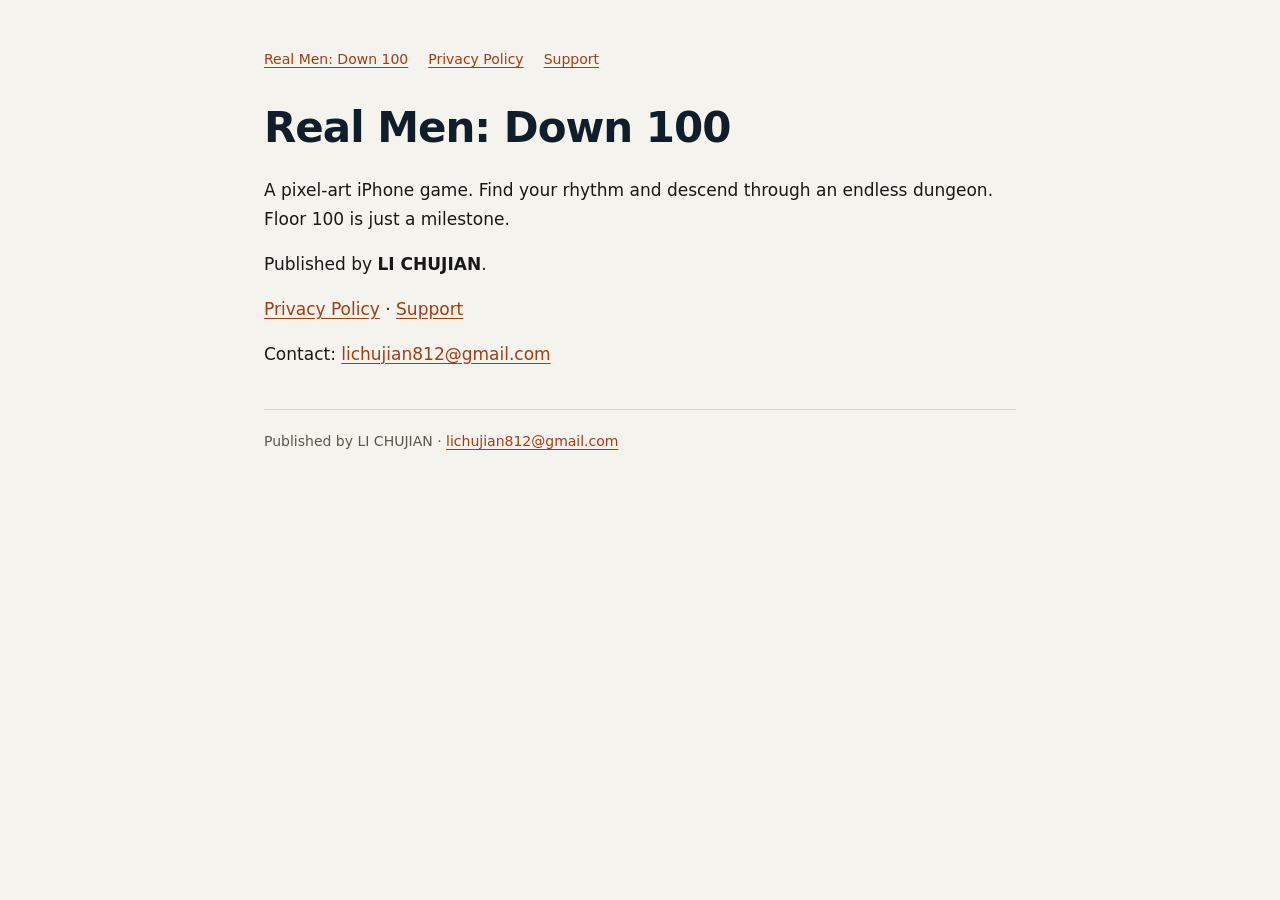
<file: index.html>
<!doctype html>
<html lang="en"><head><meta charset="utf-8"><meta name="viewport" content="width=device-width,initial-scale=1"><meta name="description" content="Real Men: Down 100 for Real Men: Down 100, published by LI CHUJIAN."><title>Real Men: Down 100 | Real Men: Down 100</title><style>*{box-sizing:border-box}body{margin:0;background:#f5f3ed;color:#171816;font:17px/1.7 system-ui,-apple-system,BlinkMacSystemFont,"Segoe UI",sans-serif}main{max-width:800px;margin:0 auto;padding:48px 24px 64px}nav{display:flex;gap:20px;flex-wrap:wrap;font-size:14px;margin-bottom:32px}a{color:#a43c16;text-underline-offset:3px;overflow-wrap:anywhere}h1{font-size:clamp(30px,7vw,42px);line-height:1.15;color:#101e2c;margin:0 0 24px;letter-spacing:-1px}h2{font-size:22px;line-height:1.3;margin:32px 0 12px}p{margin:0 0 16px}footer{border-top:1px solid #d8d4cb;padding-top:20px;margin-top:40px;font-size:14px;color:#57594f}@media(max-width:480px){main{padding:28px 20px 40px}}</style></head><body><main><nav aria-label="Information"><a href="index.html">Real Men: Down 100</a><a href="privacy.html">Privacy Policy</a><a href="support.html">Support</a></nav>
<h1>Real Men: Down 100</h1>
<p>A pixel-art iPhone game. Find your rhythm and descend through an endless dungeon. Floor 100 is just a milestone.</p>
<p>Published by <strong>LI CHUJIAN</strong>.</p>
<p><a href="privacy.html">Privacy Policy</a> · <a href="support.html">Support</a></p>
<p>Contact: <a href="mailto:lichujian812@gmail.com">lichujian812@gmail.com</a></p>
<footer>Published by LI CHUJIAN · <a href="mailto:lichujian812@gmail.com">lichujian812@gmail.com</a></footer></main></body></html>
</file>
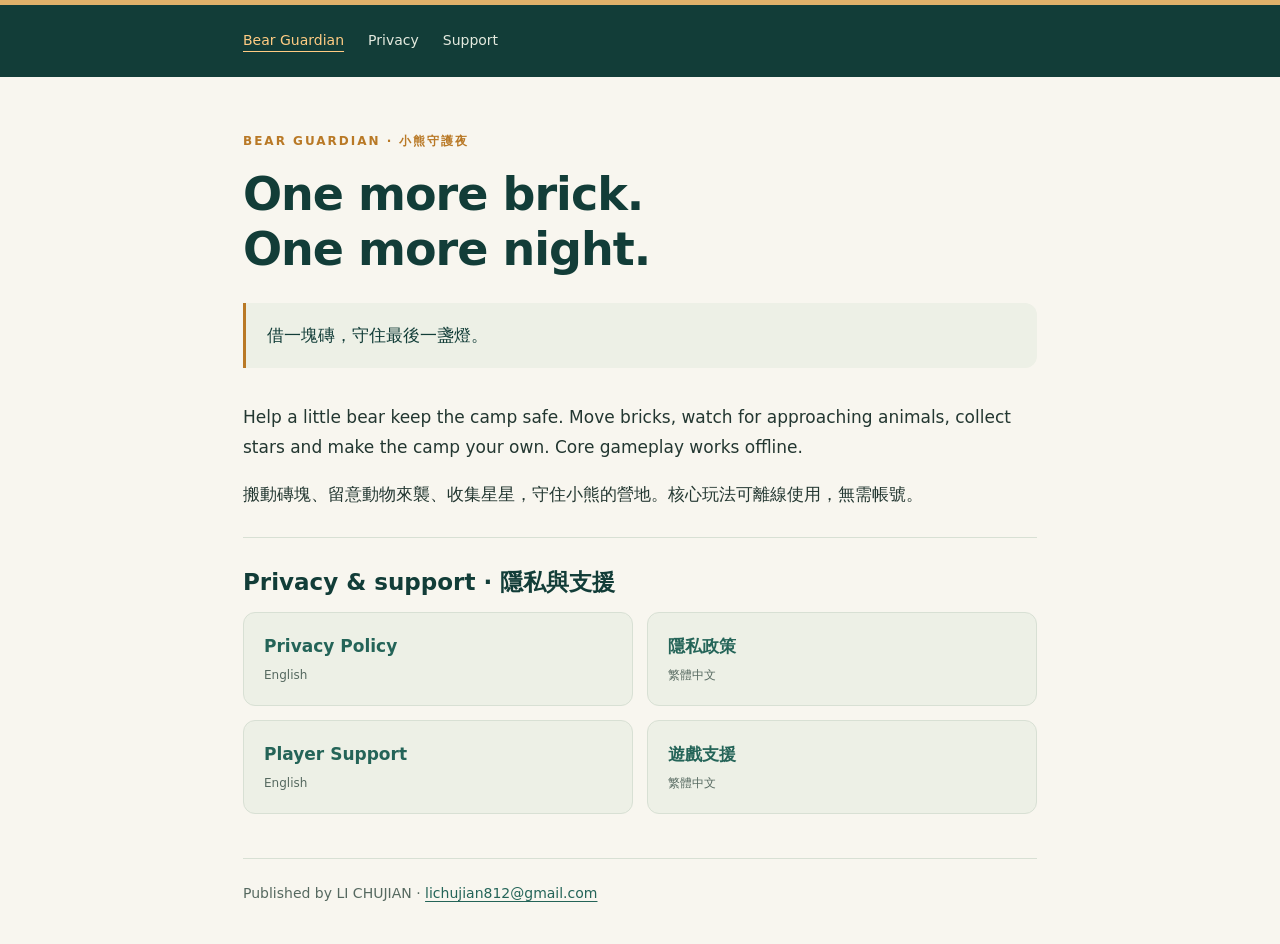
<file: bear-guardian/index.html>
<!doctype html>
<html lang="en">
<head>
  <meta charset="utf-8">
  <meta name="viewport" content="width=device-width,initial-scale=1">
  <meta name="description" content="Bear Guardian · 小熊守護夜 — Official information for Bear Guardian, published by LI CHUJIAN.">
  <title>Bear Guardian · 小熊守護夜 · Bear Guardian</title>
  <link rel="stylesheet" href="site.css">
</head>
<body>
  <a class="skip" href="#content">Skip to content</a>
  <header><nav aria-label="Information"><a href="index.html" aria-current="page">Bear Guardian</a><a href="privacy.html">Privacy</a><a href="support.html">Support</a></nav></header>
  <main id="content">
<p class="eyebrow">BEAR GUARDIAN · 小熊守護夜</p>
    <h1>One more brick.<br>One more night.</h1>
    <p class="summary">借一塊磚，守住最後一盞燈。</p>
    <p>Help a little bear keep the camp safe. Move bricks, watch for approaching animals, collect stars and make the camp your own. Core gameplay works offline.</p>
    <p lang="zh-Hant">搬動磚塊、留意動物來襲、收集星星，守住小熊的營地。核心玩法可離線使用，無需帳號。</p>
    <section><h2>Privacy &amp; support · 隱私與支援</h2>
      <div class="cards"><a href="privacy.html">Privacy Policy<span>English</span></a><a href="privacy-zh-Hant.html" lang="zh-Hant">隱私政策<span>繁體中文</span></a><a href="support.html">Player Support<span>English</span></a><a href="support-zh-Hant.html" lang="zh-Hant">遊戲支援<span>繁體中文</span></a></div>
    </section>
  </main>
  <footer>Published by LI CHUJIAN · <a href="mailto:lichujian812@gmail.com">lichujian812@gmail.com</a></footer>
</body>
</html>
</file>
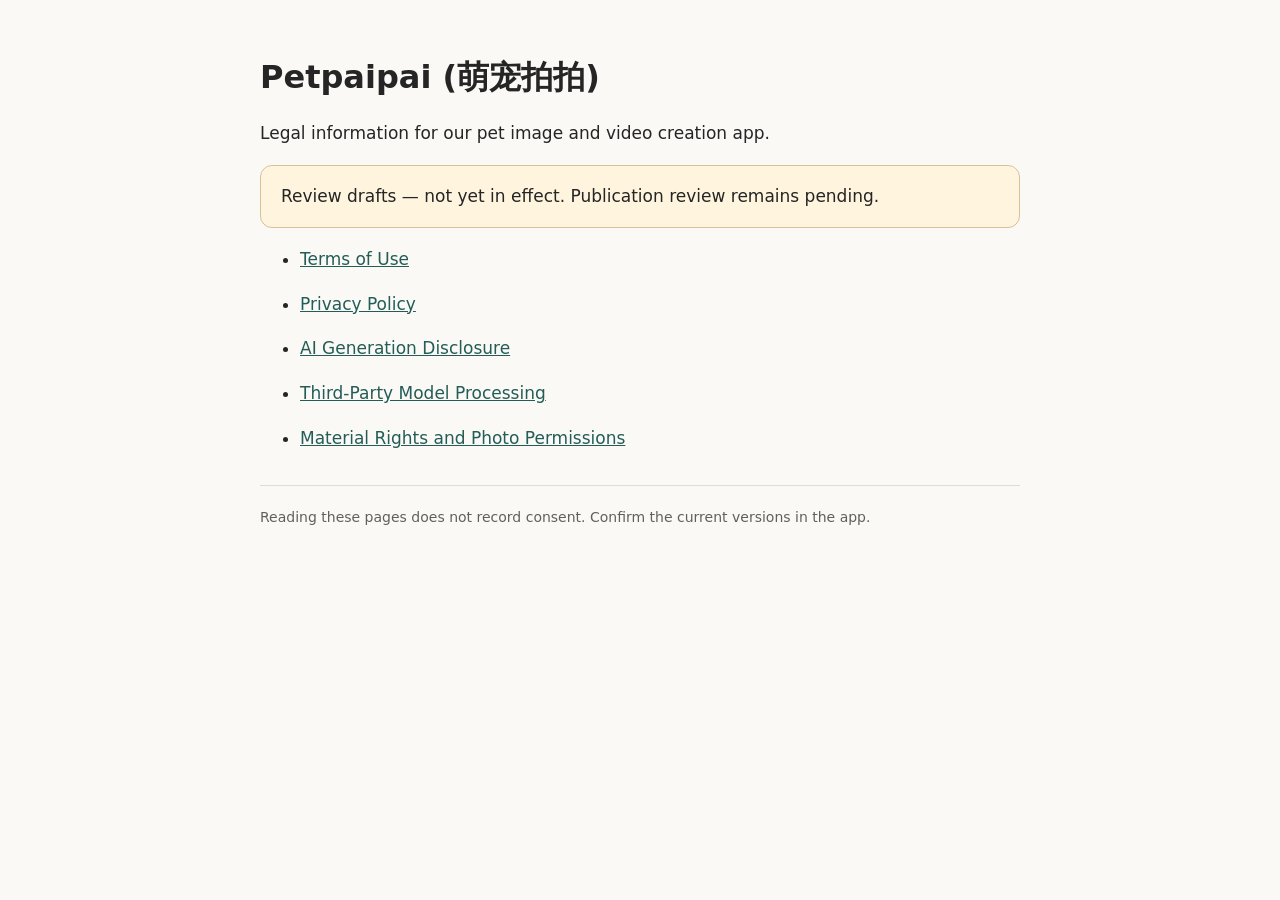
<file: petpaipai/index.html>
<!doctype html>
<html lang="en"><head><meta charset="utf-8"><meta name="viewport" content="width=device-width, initial-scale=1"><meta name="referrer" content="no-referrer"><title>Petpaipai — Legal information</title>
<style>body{margin:0;background:#faf9f6;color:#252525;font:17px/1.7 system-ui,sans-serif}main{max-width:760px;margin:auto;padding:36px 24px 64px}h1{font-size:32px;line-height:1.25}a{color:#245d57}li{margin:16px 0}aside{padding:16px 20px;border:1px solid #d6c297;border-radius:12px;background:#fff5df}footer{border-top:1px solid #ddd;margin-top:32px;padding-top:20px;color:#606060;font-size:14px}</style></head>
<body><main><h1>Petpaipai (萌宠拍拍)</h1><p>Legal information for our pet image and video creation app.</p><aside>Review drafts — not yet in effect. Publication review remains pending.</aside><ul><li><a href="terms.html">Terms of Use</a></li><li><a href="privacy.html">Privacy Policy</a></li><li><a href="ai.html">AI Generation Disclosure</a></li><li><a href="processor.html">Third-Party Model Processing</a></li><li><a href="materials.html">Material Rights and Photo Permissions</a></li></ul><footer>Reading these pages does not record consent. Confirm the current versions in the app.</footer></main></body></html>
</file>
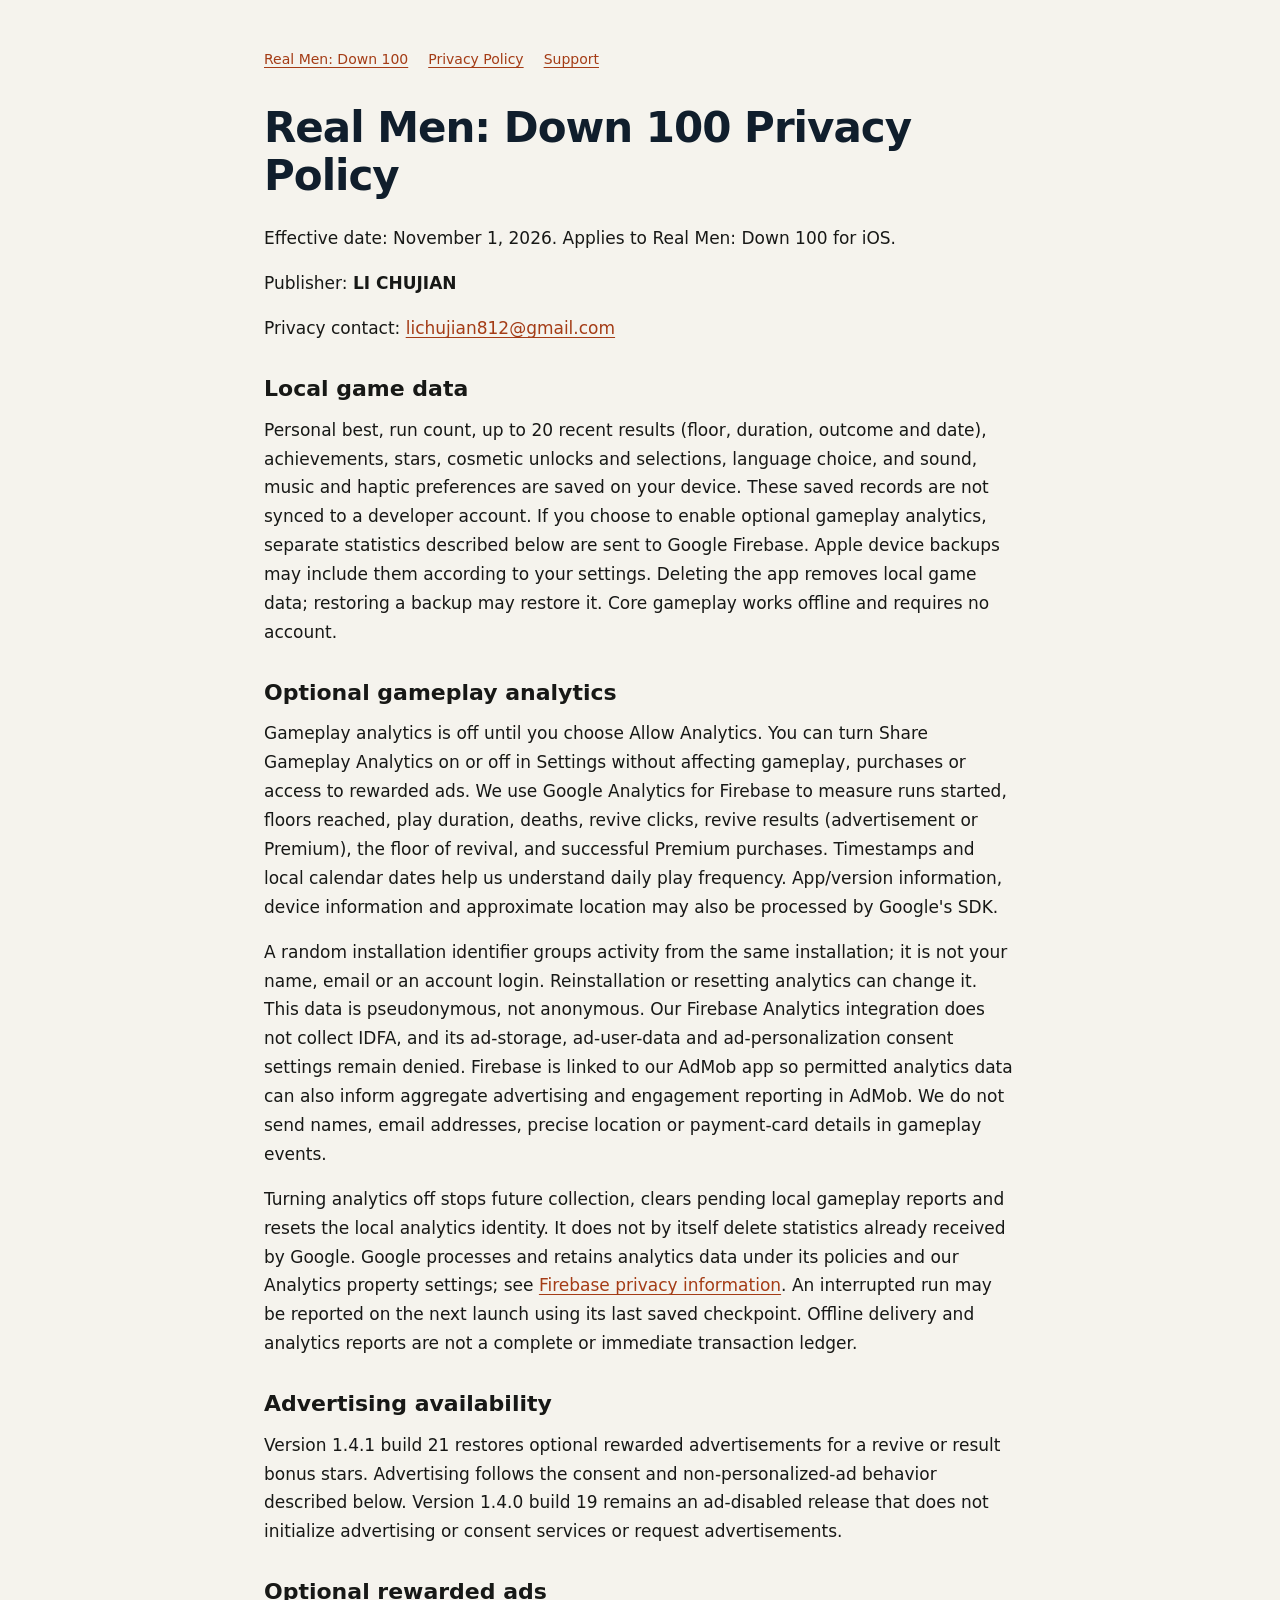
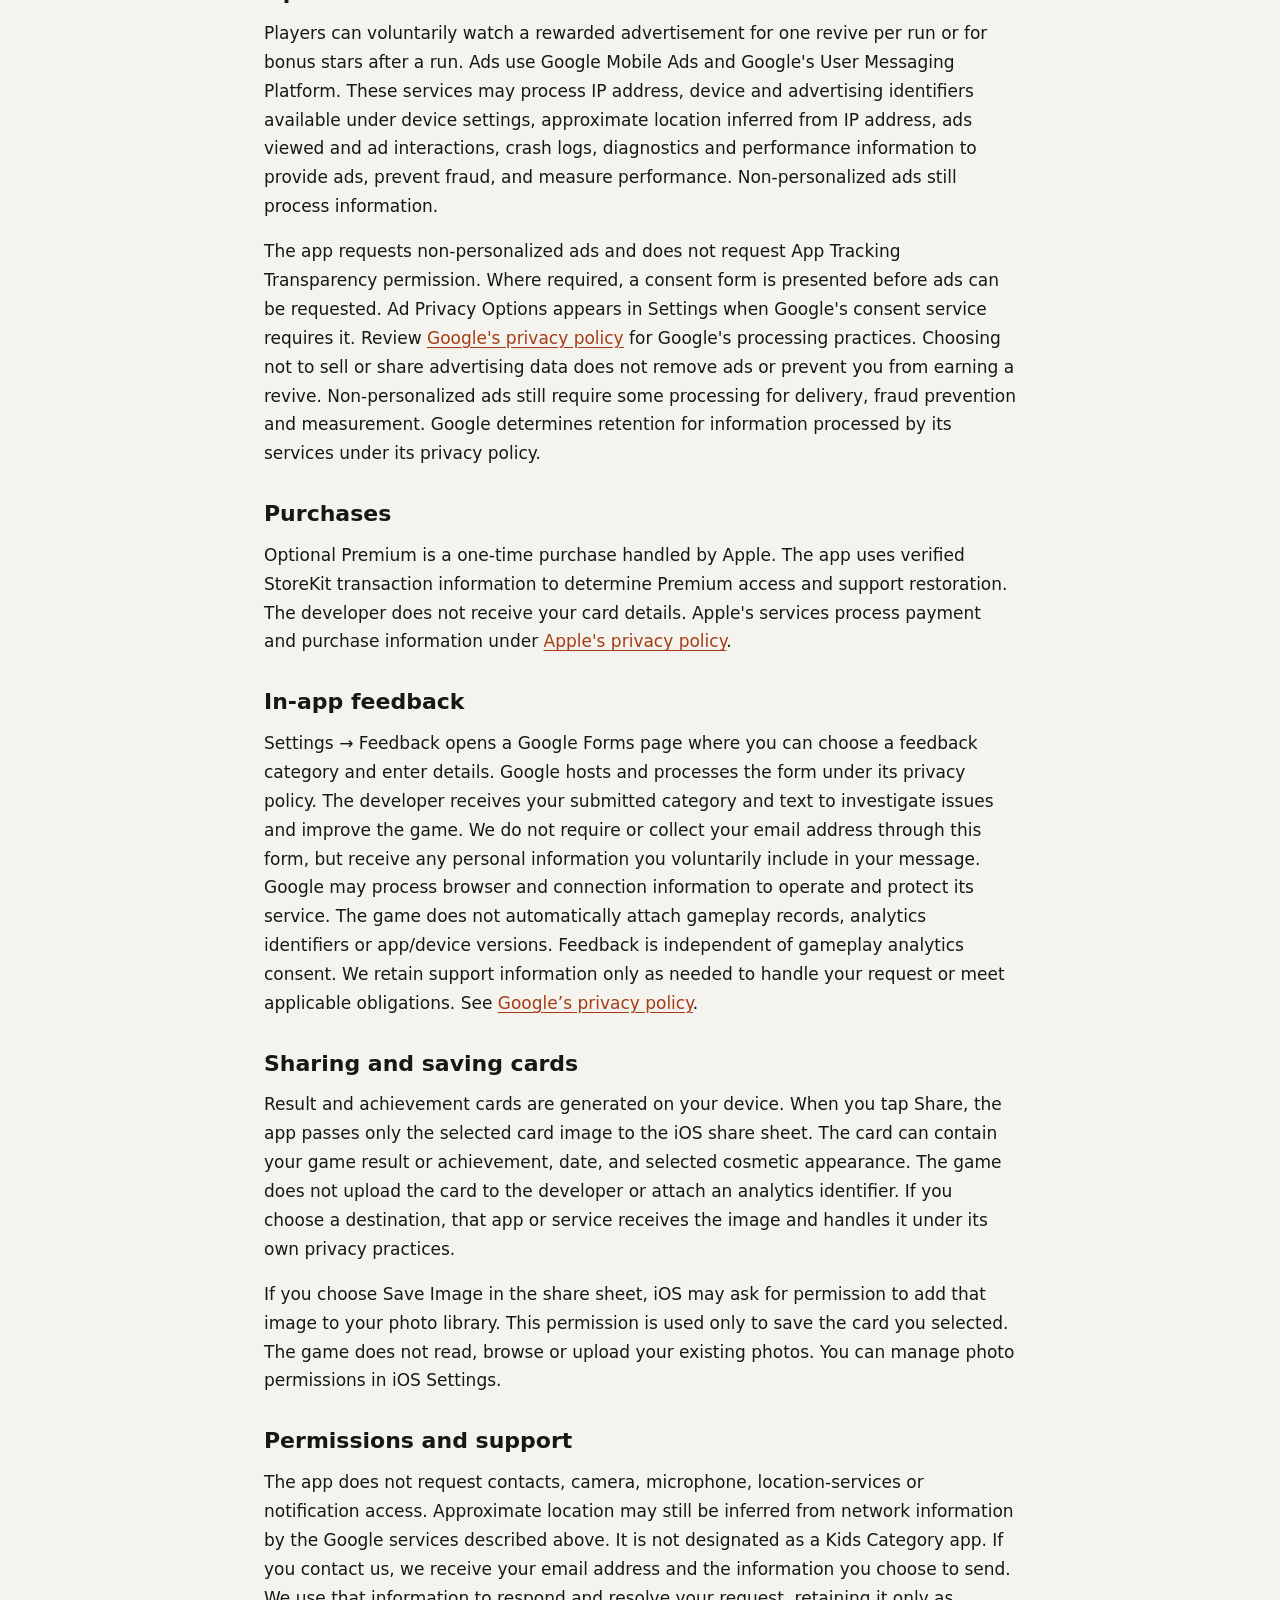
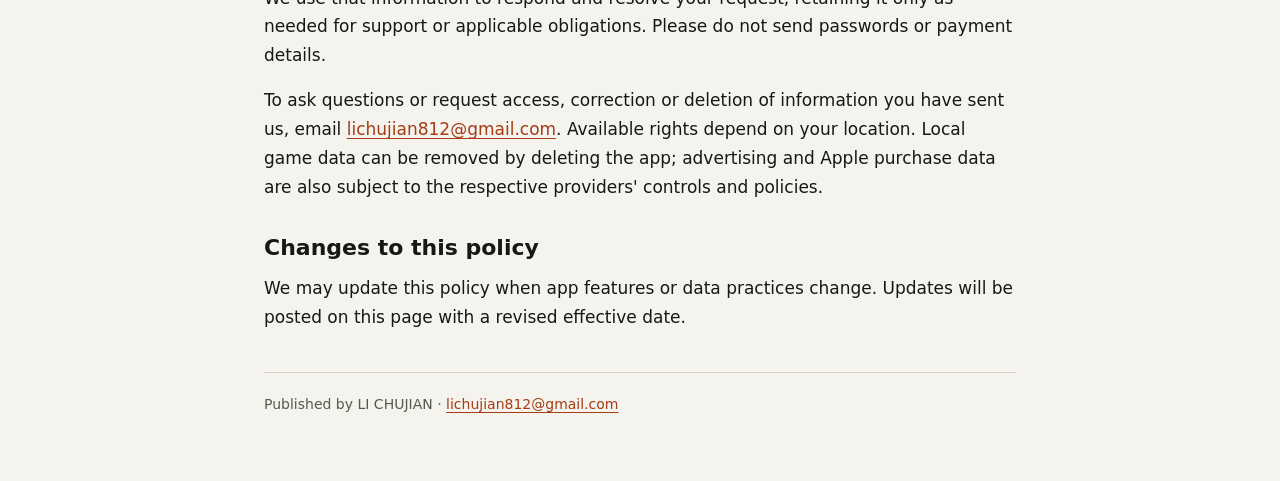
<file: privacy.html>
<!doctype html>
<html lang="en"><head><meta charset="utf-8"><meta name="viewport" content="width=device-width,initial-scale=1"><meta name="description" content="Privacy Policy for Real Men: Down 100, published by LI CHUJIAN."><title>Privacy Policy | Real Men: Down 100</title><style>*{box-sizing:border-box}body{margin:0;background:#f5f3ed;color:#171816;font:17px/1.7 system-ui,-apple-system,BlinkMacSystemFont,"Segoe UI",sans-serif}main{max-width:800px;margin:0 auto;padding:48px 24px 64px}nav{display:flex;gap:20px;flex-wrap:wrap;font-size:14px;margin-bottom:32px}a{color:#a43c16;text-underline-offset:3px;overflow-wrap:anywhere}h1{font-size:clamp(30px,7vw,42px);line-height:1.15;color:#101e2c;margin:0 0 24px;letter-spacing:-1px}h2{font-size:22px;line-height:1.3;margin:32px 0 12px}p{margin:0 0 16px}footer{border-top:1px solid #d8d4cb;padding-top:20px;margin-top:40px;font-size:14px;color:#57594f}@media(max-width:480px){main{padding:28px 20px 40px}}</style></head><body><main><nav aria-label="Information"><a href="index.html">Real Men: Down 100</a><a href="privacy.html">Privacy Policy</a><a href="support.html">Support</a></nav>
<h1>Real Men: Down 100 Privacy Policy</h1>
<p>Effective date: November 1, 2026. Applies to Real Men: Down 100 for iOS.</p>
<p>Publisher: <strong>LI CHUJIAN</strong></p>
<p>Privacy contact: <a href="mailto:lichujian812@gmail.com">lichujian812@gmail.com</a></p>
<h2>Local game data</h2>
<p>Personal best, run count, up to 20 recent results (floor, duration, outcome and date), achievements, stars, cosmetic unlocks and selections, language choice, and sound, music and haptic preferences are saved on your device. These saved records are not synced to a developer account. If you choose to enable optional gameplay analytics, separate statistics described below are sent to Google Firebase. Apple device backups may include them according to your settings. Deleting the app removes local game data; restoring a backup may restore it. Core gameplay works offline and requires no account.</p>
<h2>Optional gameplay analytics</h2>
<p>Gameplay analytics is off until you choose Allow Analytics. You can turn Share Gameplay Analytics on or off in Settings without affecting gameplay, purchases or access to rewarded ads. We use Google Analytics for Firebase to measure runs started, floors reached, play duration, deaths, revive clicks, revive results (advertisement or Premium), the floor of revival, and successful Premium purchases. Timestamps and local calendar dates help us understand daily play frequency. App/version information, device information and approximate location may also be processed by Google&#x27;s SDK.</p>
<p>A random installation identifier groups activity from the same installation; it is not your name, email or an account login. Reinstallation or resetting analytics can change it. This data is pseudonymous, not anonymous. Our Firebase Analytics integration does not collect IDFA, and its ad-storage, ad-user-data and ad-personalization consent settings remain denied. Firebase is linked to our AdMob app so permitted analytics data can also inform aggregate advertising and engagement reporting in AdMob. We do not send names, email addresses, precise location or payment-card details in gameplay events.</p>
<p>Turning analytics off stops future collection, clears pending local gameplay reports and resets the local analytics identity. It does not by itself delete statistics already received by Google. Google processes and retains analytics data under its policies and our Analytics property settings; see <a href="https://firebase.google.com/support/privacy">Firebase privacy information</a>. An interrupted run may be reported on the next launch using its last saved checkpoint. Offline delivery and analytics reports are not a complete or immediate transaction ledger.</p>
<h2>Advertising availability</h2>
<p>Version 1.4.1 build 21 restores optional rewarded advertisements for a revive or result bonus stars. Advertising follows the consent and non-personalized-ad behavior described below. Version 1.4.0 build 19 remains an ad-disabled release that does not initialize advertising or consent services or request advertisements.</p>
<h2>Optional rewarded ads</h2>
<p>Players can voluntarily watch a rewarded advertisement for one revive per run or for bonus stars after a run. Ads use Google Mobile Ads and Google&#x27;s User Messaging Platform. These services may process IP address, device and advertising identifiers available under device settings, approximate location inferred from IP address, ads viewed and ad interactions, crash logs, diagnostics and performance information to provide ads, prevent fraud, and measure performance. Non-personalized ads still process information.</p>
<p>The app requests non-personalized ads and does not request App Tracking Transparency permission. Where required, a consent form is presented before ads can be requested. Ad Privacy Options appears in Settings when Google&#x27;s consent service requires it. Review <a href="https://policies.google.com/privacy">Google&#x27;s privacy policy</a> for Google&#x27;s processing practices. Choosing not to sell or share advertising data does not remove ads or prevent you from earning a revive. Non-personalized ads still require some processing for delivery, fraud prevention and measurement. Google determines retention for information processed by its services under its privacy policy.</p>
<h2>Purchases</h2>
<p>Optional Premium is a one-time purchase handled by Apple. The app uses verified StoreKit transaction information to determine Premium access and support restoration. The developer does not receive your card details. Apple&#x27;s services process payment and purchase information under <a href="https://www.apple.com/legal/privacy/">Apple&#x27;s privacy policy</a>.</p>
<h2>In-app feedback</h2>
<p>Settings → Feedback opens a Google Forms page where you can choose a feedback category and enter details. Google hosts and processes the form under its privacy policy. The developer receives your submitted category and text to investigate issues and improve the game. We do not require or collect your email address through this form, but receive any personal information you voluntarily include in your message. Google may process browser and connection information to operate and protect its service. The game does not automatically attach gameplay records, analytics identifiers or app/device versions. Feedback is independent of gameplay analytics consent. We retain support information only as needed to handle your request or meet applicable obligations. See <a href="https://policies.google.com/privacy">Google’s privacy policy</a>.</p>
<h2>Sharing and saving cards</h2>
<p>Result and achievement cards are generated on your device. When you tap Share, the app passes only the selected card image to the iOS share sheet. The card can contain your game result or achievement, date, and selected cosmetic appearance. The game does not upload the card to the developer or attach an analytics identifier. If you choose a destination, that app or service receives the image and handles it under its own privacy practices.</p>
<p>If you choose Save Image in the share sheet, iOS may ask for permission to add that image to your photo library. This permission is used only to save the card you selected. The game does not read, browse or upload your existing photos. You can manage photo permissions in iOS Settings.</p>
<h2>Permissions and support</h2>
<p>The app does not request contacts, camera, microphone, location-services or notification access. Approximate location may still be inferred from network information by the Google services described above. It is not designated as a Kids Category app. If you contact us, we receive your email address and the information you choose to send. We use that information to respond and resolve your request, retaining it only as needed for support or applicable obligations. Please do not send passwords or payment details.</p>
<p>To ask questions or request access, correction or deletion of information you have sent us, email <a href="mailto:lichujian812@gmail.com">lichujian812@gmail.com</a>. Available rights depend on your location. Local game data can be removed by deleting the app; advertising and Apple purchase data are also subject to the respective providers&#x27; controls and policies.</p>
<h2>Changes to this policy</h2>
<p>We may update this policy when app features or data practices change. Updates will be posted on this page with a revised effective date.</p>
<footer>Published by LI CHUJIAN · <a href="mailto:lichujian812@gmail.com">lichujian812@gmail.com</a></footer></main></body></html>
</file>
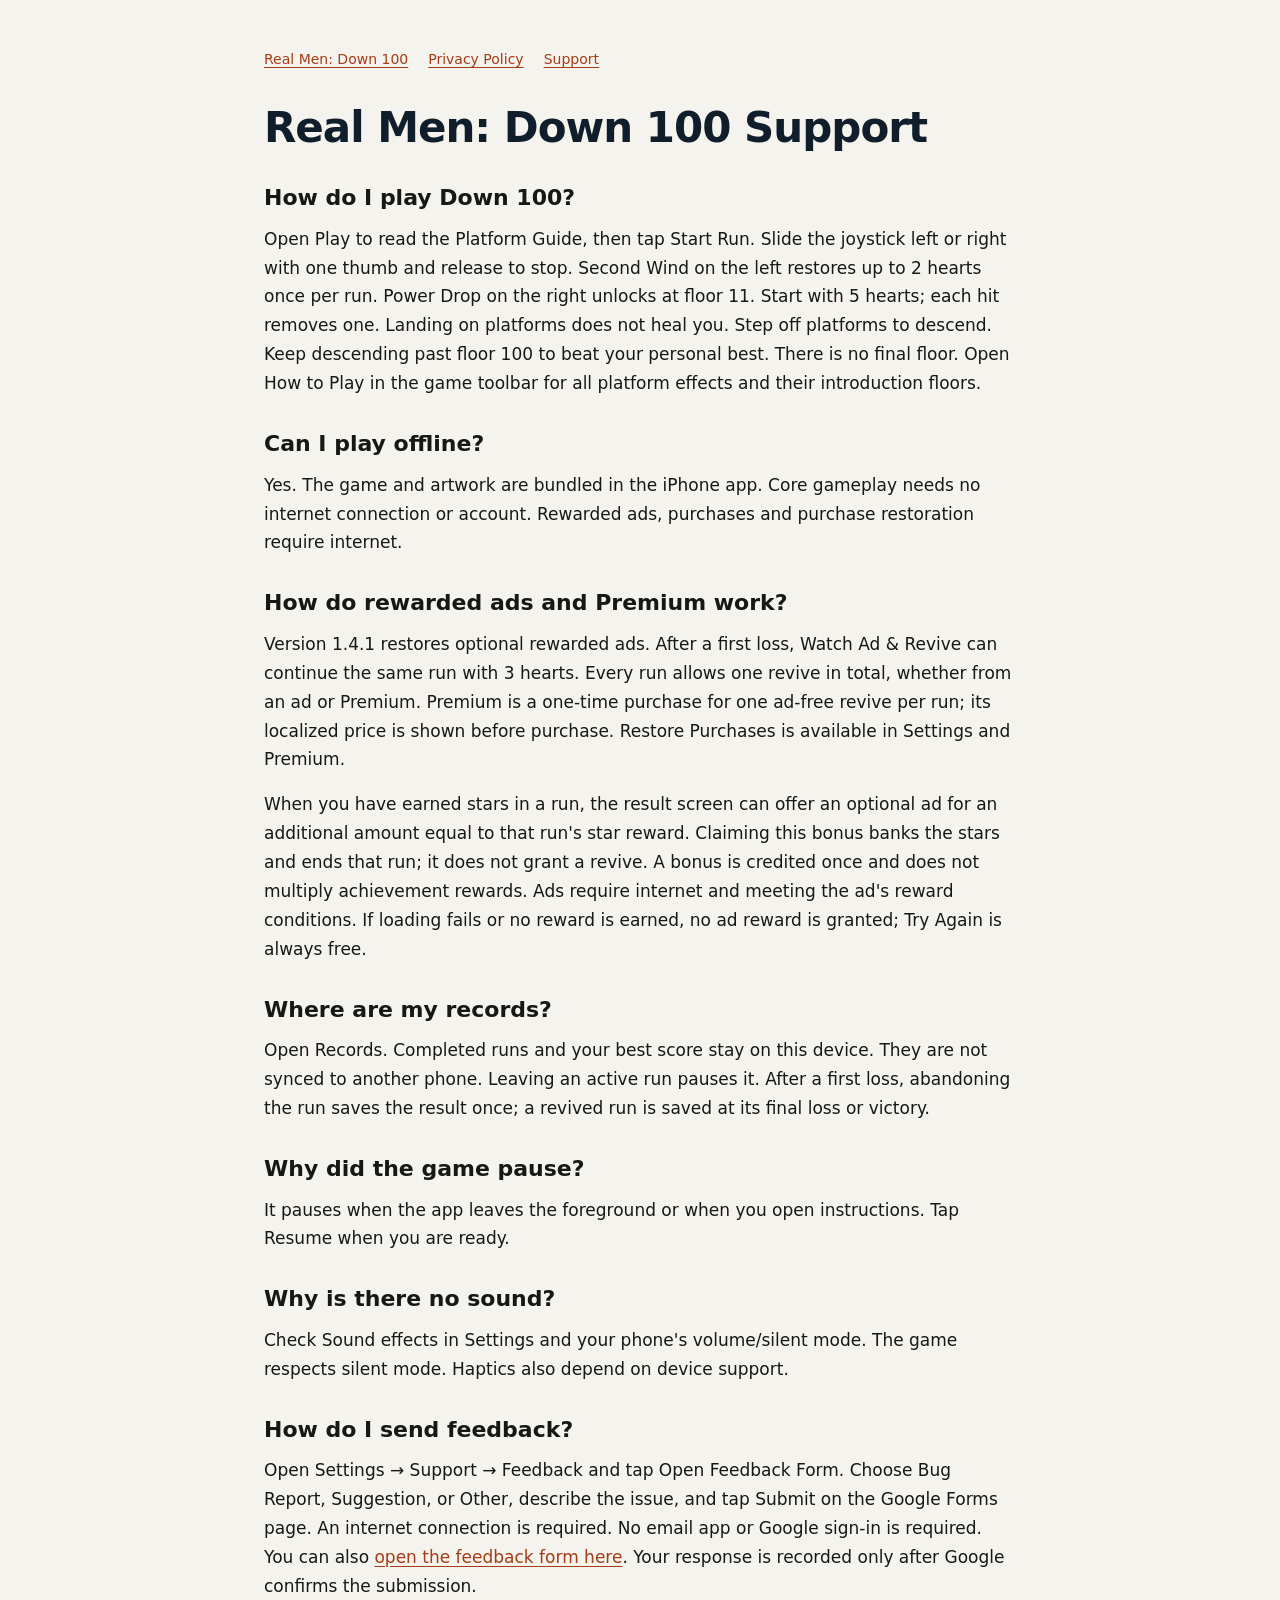
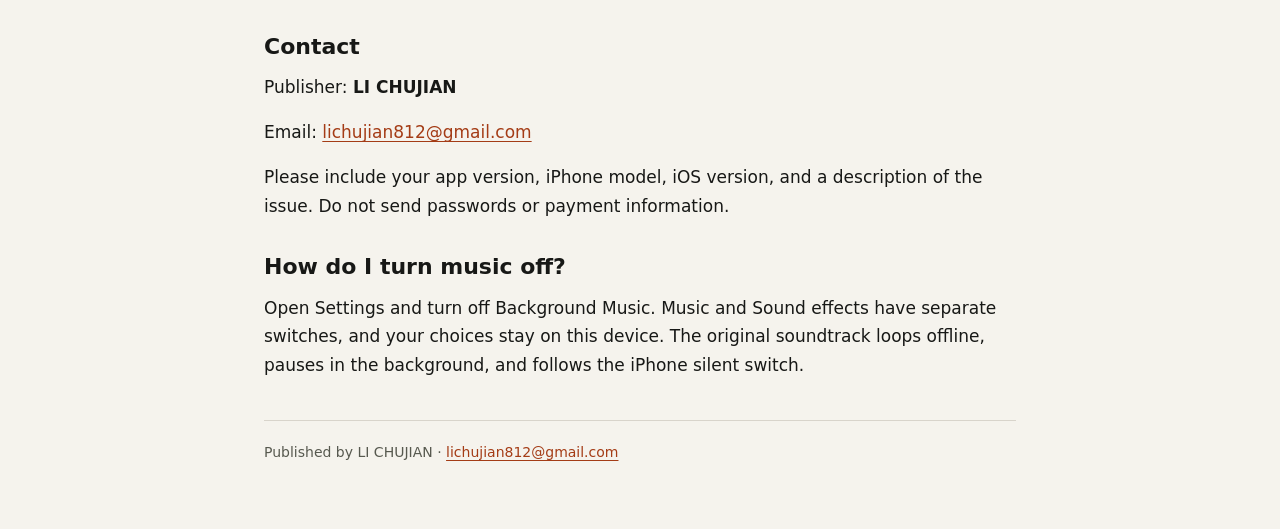
<file: support.html>
<!doctype html>
<html lang="en"><head><meta charset="utf-8"><meta name="viewport" content="width=device-width,initial-scale=1"><meta name="description" content="Support for Real Men: Down 100, published by LI CHUJIAN."><title>Support | Real Men: Down 100</title><style>*{box-sizing:border-box}body{margin:0;background:#f5f3ed;color:#171816;font:17px/1.7 system-ui,-apple-system,BlinkMacSystemFont,"Segoe UI",sans-serif}main{max-width:800px;margin:0 auto;padding:48px 24px 64px}nav{display:flex;gap:20px;flex-wrap:wrap;font-size:14px;margin-bottom:32px}a{color:#a43c16;text-underline-offset:3px;overflow-wrap:anywhere}h1{font-size:clamp(30px,7vw,42px);line-height:1.15;color:#101e2c;margin:0 0 24px;letter-spacing:-1px}h2{font-size:22px;line-height:1.3;margin:32px 0 12px}p{margin:0 0 16px}footer{border-top:1px solid #d8d4cb;padding-top:20px;margin-top:40px;font-size:14px;color:#57594f}@media(max-width:480px){main{padding:28px 20px 40px}}</style></head><body><main><nav aria-label="Information"><a href="index.html">Real Men: Down 100</a><a href="privacy.html">Privacy Policy</a><a href="support.html">Support</a></nav>
<h1>Real Men: Down 100 Support</h1>
<h2>How do I play Down 100?</h2>
<p>Open Play to read the Platform Guide, then tap Start Run. Slide the joystick left or right with one thumb and release to stop. Second Wind on the left restores up to 2 hearts once per run. Power Drop on the right unlocks at floor 11. Start with 5 hearts; each hit removes one. Landing on platforms does not heal you. Step off platforms to descend. Keep descending past floor 100 to beat your personal best. There is no final floor. Open How to Play in the game toolbar for all platform effects and their introduction floors.</p>
<h2>Can I play offline?</h2>
<p>Yes. The game and artwork are bundled in the iPhone app. Core gameplay needs no internet connection or account. Rewarded ads, purchases and purchase restoration require internet.</p>
<h2>How do rewarded ads and Premium work?</h2>
<p>Version 1.4.1 restores optional rewarded ads. After a first loss, Watch Ad &amp; Revive can continue the same run with 3 hearts. Every run allows one revive in total, whether from an ad or Premium. Premium is a one-time purchase for one ad-free revive per run; its localized price is shown before purchase. Restore Purchases is available in Settings and Premium.</p>
<p>When you have earned stars in a run, the result screen can offer an optional ad for an additional amount equal to that run&#x27;s star reward. Claiming this bonus banks the stars and ends that run; it does not grant a revive. A bonus is credited once and does not multiply achievement rewards. Ads require internet and meeting the ad&#x27;s reward conditions. If loading fails or no reward is earned, no ad reward is granted; Try Again is always free.</p>
<h2>Where are my records?</h2>
<p>Open Records. Completed runs and your best score stay on this device. They are not synced to another phone. Leaving an active run pauses it. After a first loss, abandoning the run saves the result once; a revived run is saved at its final loss or victory.</p>
<h2>Why did the game pause?</h2>
<p>It pauses when the app leaves the foreground or when you open instructions. Tap Resume when you are ready.</p>
<h2>Why is there no sound?</h2>
<p>Check Sound effects in Settings and your phone&#x27;s volume/silent mode. The game respects silent mode. Haptics also depend on device support.</p>
<h2>How do I send feedback?</h2>
<p>Open Settings → Support → Feedback and tap Open Feedback Form. Choose Bug Report, Suggestion, or Other, describe the issue, and tap Submit on the Google Forms page. An internet connection is required. No email app or Google sign-in is required. You can also <a href="https://docs.google.com/forms/d/e/1FAIpQLSdd1EcyymRcReIuzIGVZtV9VoYnWLJpCxbPjEgM1dPkbAe0WA/viewform?hl=en">open the feedback form here</a>. Your response is recorded only after Google confirms the submission.</p>
<h2>Contact</h2>
<p>Publisher: <strong>LI CHUJIAN</strong></p>
<p>Email: <a href="mailto:lichujian812@gmail.com">lichujian812@gmail.com</a></p>
<p>Please include your app version, iPhone model, iOS version, and a description of the issue. Do not send passwords or payment information.</p>
<h2>How do I turn music off?</h2>
<p>Open Settings and turn off Background Music. Music and Sound effects have separate switches, and your choices stay on this device. The original soundtrack loops offline, pauses in the background, and follows the iPhone silent switch.</p>
<footer>Published by LI CHUJIAN · <a href="mailto:lichujian812@gmail.com">lichujian812@gmail.com</a></footer></main></body></html>
</file>
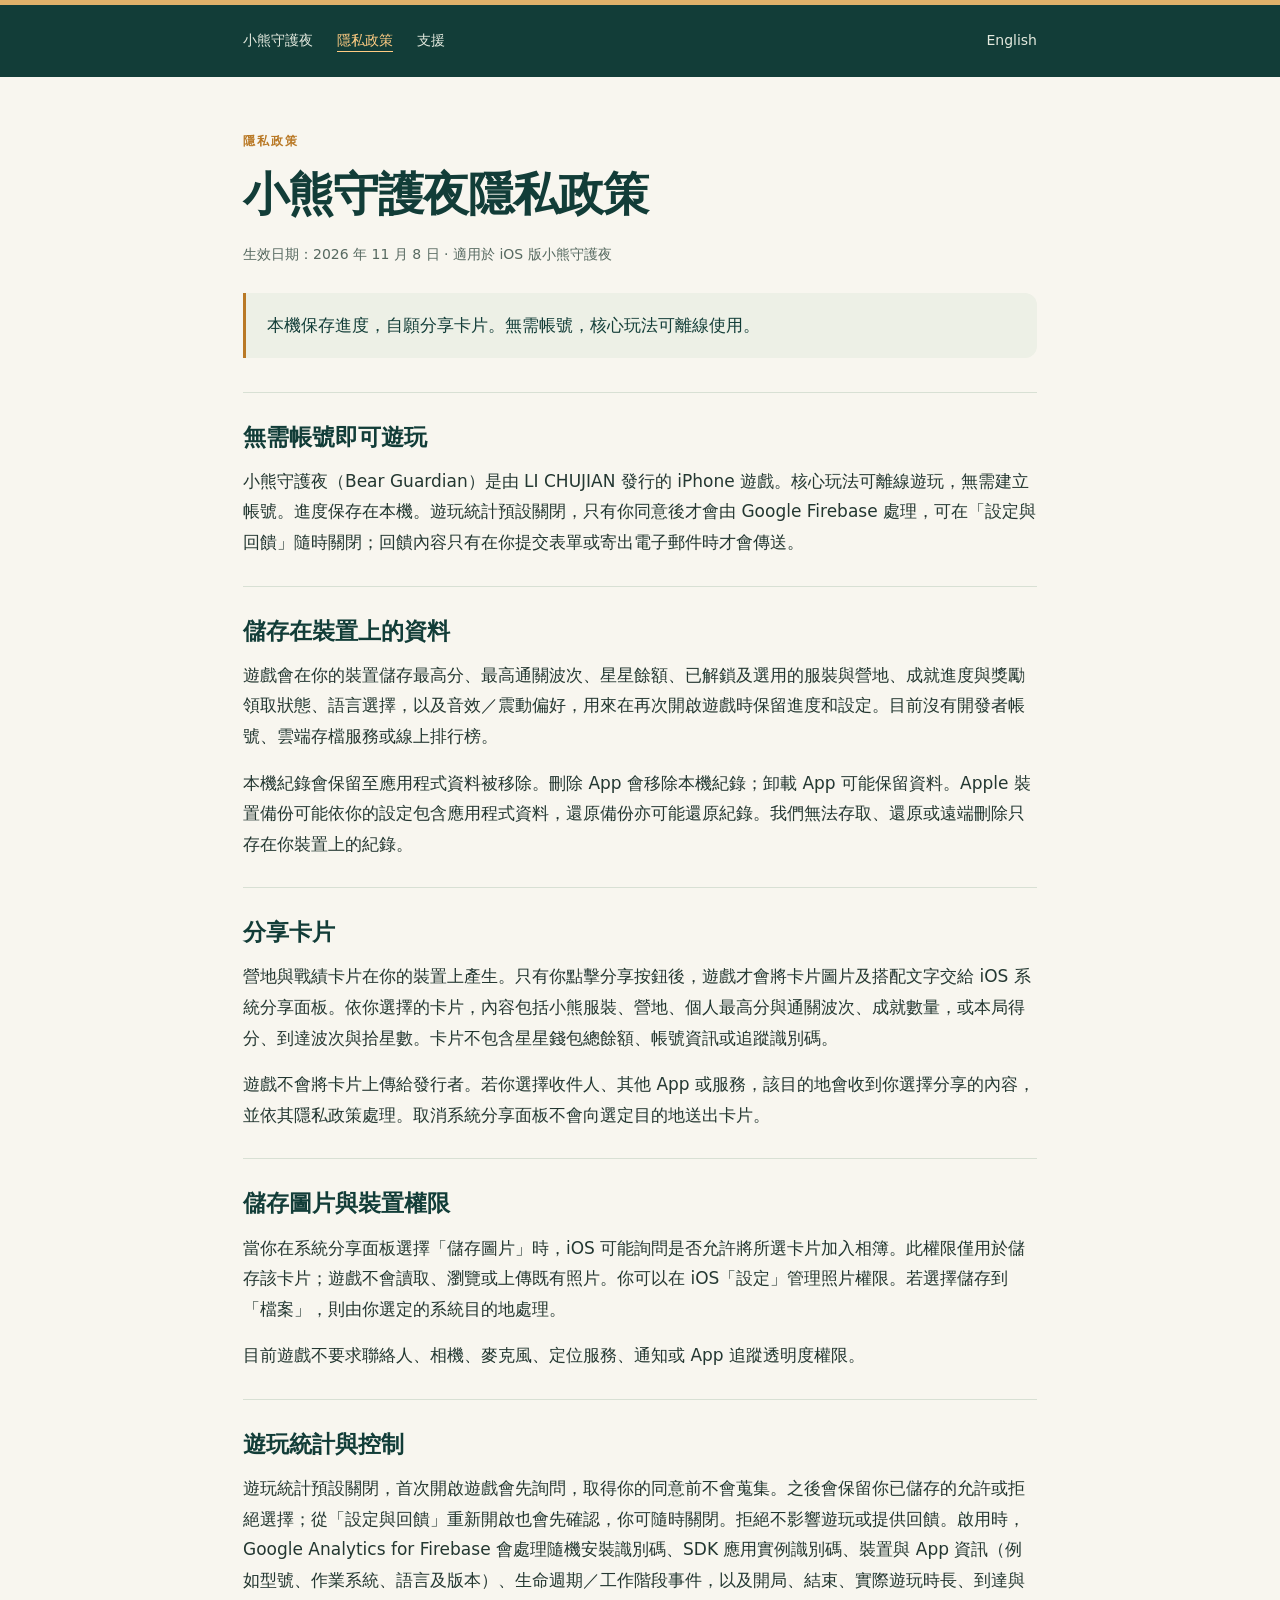
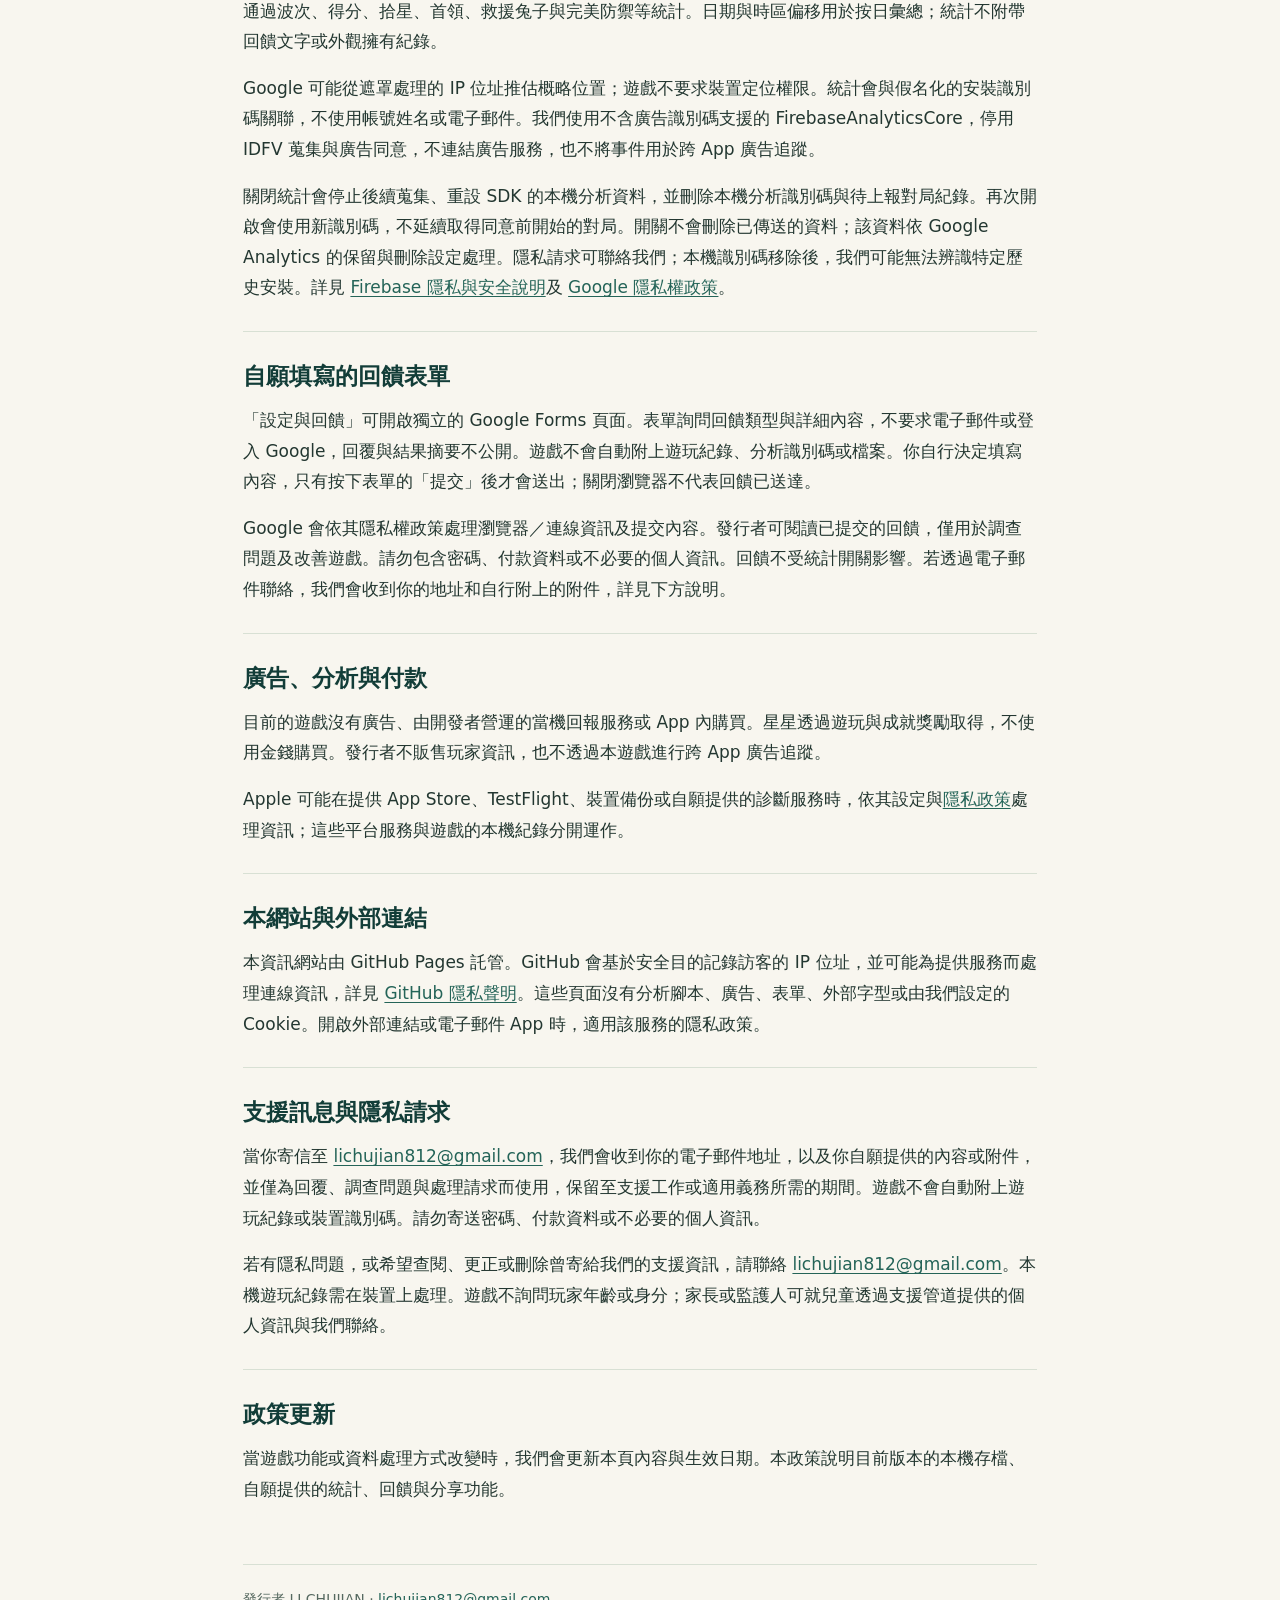
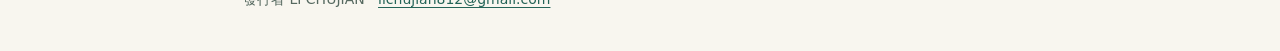
<file: bear-guardian/privacy-zh-Hant.html>
<!doctype html>
<html lang="zh-Hant">
<head>
  <meta charset="utf-8">
  <meta name="viewport" content="width=device-width,initial-scale=1">
  <meta name="description" content="小熊守護夜隱私政策 — 由 LI CHUJIAN 發行的小熊守護夜官方資訊。">
  <title>小熊守護夜隱私政策 · Bear Guardian</title>
  <link rel="stylesheet" href="site.css">
</head>
<body>
  <a class="skip" href="#content">跳至主要內容</a>
  <header><nav aria-label="資訊導覽"><a href="index.html">小熊守護夜</a><a href="privacy-zh-Hant.html" aria-current="page">隱私政策</a><a href="support-zh-Hant.html">支援</a><a class="language" href="privacy.html" lang="en">English</a></nav></header>
  <main id="content">
<p class="eyebrow">隱私政策</p><h1>小熊守護夜隱私政策</h1>
<p class="meta">生效日期：2026 年 11 月 8 日 · 適用於 iOS 版小熊守護夜</p>
<p class="summary">本機保存進度，自願分享卡片。無需帳號，核心玩法可離線使用。</p>
    <section><h2>無需帳號即可遊玩</h2>
      <p>小熊守護夜（Bear Guardian）是由 LI CHUJIAN 發行的 iPhone 遊戲。核心玩法可離線遊玩，無需建立帳號。進度保存在本機。遊玩統計預設關閉，只有你同意後才會由 Google Firebase 處理，可在「設定與回饋」隨時關閉；回饋內容只有在你提交表單或寄出電子郵件時才會傳送。</p>
    </section>
    <section><h2>儲存在裝置上的資料</h2>
      <p>遊戲會在你的裝置儲存最高分、最高通關波次、星星餘額、已解鎖及選用的服裝與營地、成就進度與獎勵領取狀態、語言選擇，以及音效／震動偏好，用來在再次開啟遊戲時保留進度和設定。目前沒有開發者帳號、雲端存檔服務或線上排行榜。</p>
      <p>本機紀錄會保留至應用程式資料被移除。刪除 App 會移除本機紀錄；卸載 App 可能保留資料。Apple 裝置備份可能依你的設定包含應用程式資料，還原備份亦可能還原紀錄。我們無法存取、還原或遠端刪除只存在你裝置上的紀錄。</p>
    </section>
    <section><h2>分享卡片</h2>
      <p>營地與戰績卡片在你的裝置上產生。只有你點擊分享按鈕後，遊戲才會將卡片圖片及搭配文字交給 iOS 系統分享面板。依你選擇的卡片，內容包括小熊服裝、營地、個人最高分與通關波次、成就數量，或本局得分、到達波次與拾星數。卡片不包含星星錢包總餘額、帳號資訊或追蹤識別碼。</p>
      <p>遊戲不會將卡片上傳給發行者。若你選擇收件人、其他 App 或服務，該目的地會收到你選擇分享的內容，並依其隱私政策處理。取消系統分享面板不會向選定目的地送出卡片。</p>
    </section>
    <section><h2>儲存圖片與裝置權限</h2>
      <p>當你在系統分享面板選擇「儲存圖片」時，iOS 可能詢問是否允許將所選卡片加入相簿。此權限僅用於儲存該卡片；遊戲不會讀取、瀏覽或上傳既有照片。你可以在 iOS「設定」管理照片權限。若選擇儲存到「檔案」，則由你選定的系統目的地處理。</p>
      <p>目前遊戲不要求聯絡人、相機、麥克風、定位服務、通知或 App 追蹤透明度權限。</p>
    </section>
    <section><h2>遊玩統計與控制</h2>
      <p>遊玩統計預設關閉，首次開啟遊戲會先詢問，取得你的同意前不會蒐集。之後會保留你已儲存的允許或拒絕選擇；從「設定與回饋」重新開啟也會先確認，你可隨時關閉。拒絕不影響遊玩或提供回饋。啟用時，Google Analytics for Firebase 會處理隨機安裝識別碼、SDK 應用實例識別碼、裝置與 App 資訊（例如型號、作業系統、語言及版本）、生命週期／工作階段事件，以及開局、結束、實際遊玩時長、到達與通過波次、得分、拾星、首領、救援兔子與完美防禦等統計。日期與時區偏移用於按日彙總；統計不附帶回饋文字或外觀擁有紀錄。</p>
      <p>Google 可能從遮罩處理的 IP 位址推估概略位置；遊戲不要求裝置定位權限。統計會與假名化的安裝識別碼關聯，不使用帳號姓名或電子郵件。我們使用不含廣告識別碼支援的 FirebaseAnalyticsCore，停用 IDFV 蒐集與廣告同意，不連結廣告服務，也不將事件用於跨 App 廣告追蹤。</p>
      <p>關閉統計會停止後續蒐集、重設 SDK 的本機分析資料，並刪除本機分析識別碼與待上報對局紀錄。再次開啟會使用新識別碼，不延續取得同意前開始的對局。開關不會刪除已傳送的資料；該資料依 Google Analytics 的保留與刪除設定處理。隱私請求可聯絡我們；本機識別碼移除後，我們可能無法辨識特定歷史安裝。詳見 <a href="https://firebase.google.com/support/privacy">Firebase 隱私與安全說明</a>及 <a href="https://policies.google.com/privacy">Google 隱私權政策</a>。</p>
    </section>
    <section><h2>自願填寫的回饋表單</h2>
      <p>「設定與回饋」可開啟獨立的 Google Forms 頁面。表單詢問回饋類型與詳細內容，不要求電子郵件或登入 Google，回覆與結果摘要不公開。遊戲不會自動附上遊玩紀錄、分析識別碼或檔案。你自行決定填寫內容，只有按下表單的「提交」後才會送出；關閉瀏覽器不代表回饋已送達。</p>
      <p>Google 會依其隱私權政策處理瀏覽器／連線資訊及提交內容。發行者可閱讀已提交的回饋，僅用於調查問題及改善遊戲。請勿包含密碼、付款資料或不必要的個人資訊。回饋不受統計開關影響。若透過電子郵件聯絡，我們會收到你的地址和自行附上的附件，詳見下方說明。</p>
    </section>
    <section><h2>廣告、分析與付款</h2>
      <p>目前的遊戲沒有廣告、由開發者營運的當機回報服務或 App 內購買。星星透過遊玩與成就獎勵取得，不使用金錢購買。發行者不販售玩家資訊，也不透過本遊戲進行跨 App 廣告追蹤。</p>
      <p>Apple 可能在提供 App Store、TestFlight、裝置備份或自願提供的診斷服務時，依其設定與<a href="https://www.apple.com/legal/privacy/">隱私政策</a>處理資訊；這些平台服務與遊戲的本機紀錄分開運作。</p>
    </section>
    <section><h2>本網站與外部連結</h2>
      <p>本資訊網站由 GitHub Pages 託管。GitHub 會基於安全目的記錄訪客的 IP 位址，並可能為提供服務而處理連線資訊，詳見 <a href="https://docs.github.com/en/site-policy/privacy-policies/github-general-privacy-statement">GitHub 隱私聲明</a>。這些頁面沒有分析腳本、廣告、表單、外部字型或由我們設定的 Cookie。開啟外部連結或電子郵件 App 時，適用該服務的隱私政策。</p>
    </section>
    <section><h2>支援訊息與隱私請求</h2>
      <p>當你寄信至 <a href="mailto:lichujian812@gmail.com">lichujian812@gmail.com</a>，我們會收到你的電子郵件地址，以及你自願提供的內容或附件，並僅為回覆、調查問題與處理請求而使用，保留至支援工作或適用義務所需的期間。遊戲不會自動附上遊玩紀錄或裝置識別碼。請勿寄送密碼、付款資料或不必要的個人資訊。</p>
      <p>若有隱私問題，或希望查閱、更正或刪除曾寄給我們的支援資訊，請聯絡 <a href="mailto:lichujian812@gmail.com">lichujian812@gmail.com</a>。本機遊玩紀錄需在裝置上處理。遊戲不詢問玩家年齡或身分；家長或監護人可就兒童透過支援管道提供的個人資訊與我們聯絡。</p>
    </section>
    <section><h2>政策更新</h2>
      <p>當遊戲功能或資料處理方式改變時，我們會更新本頁內容與生效日期。本政策說明目前版本的本機存檔、自願提供的統計、回饋與分享功能。</p>
    </section>
  </main>
  <footer>發行者 LI CHUJIAN · <a href="mailto:lichujian812@gmail.com">lichujian812@gmail.com</a></footer>
</body>
</html>
</file>
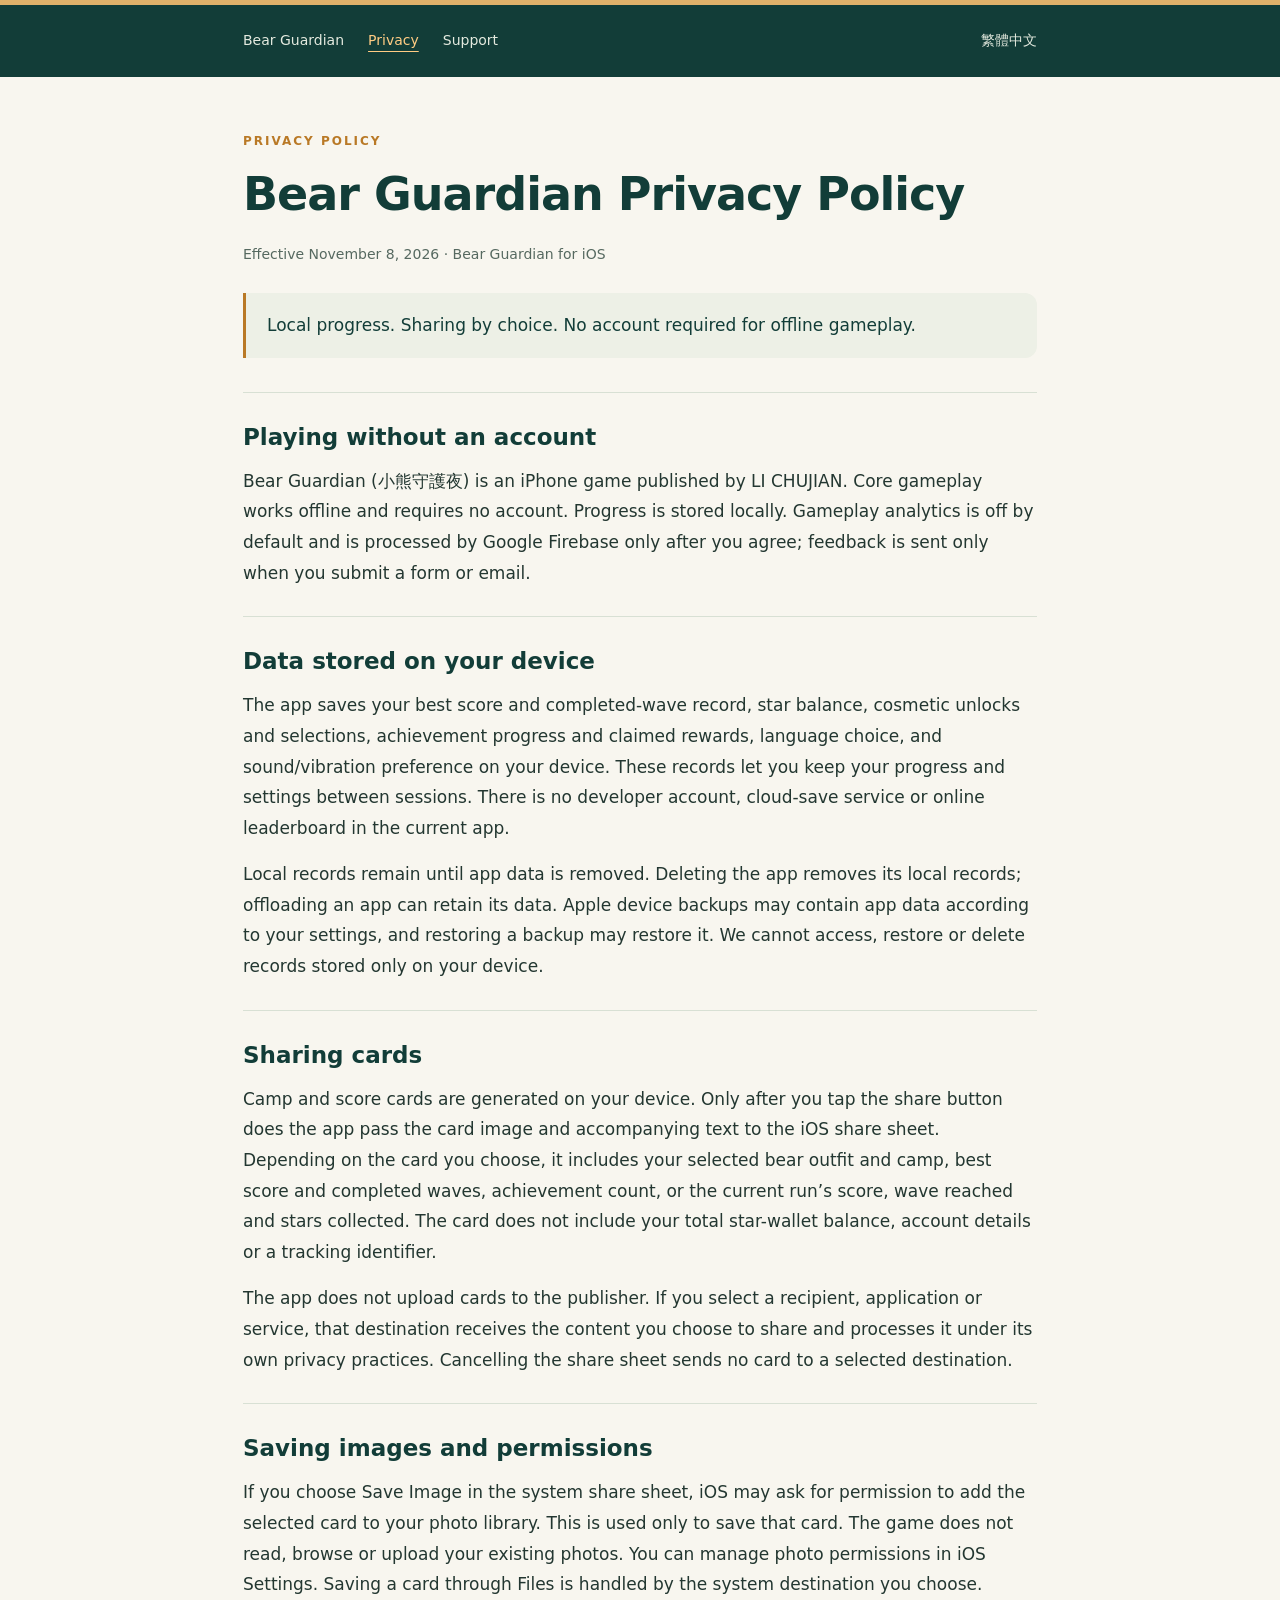
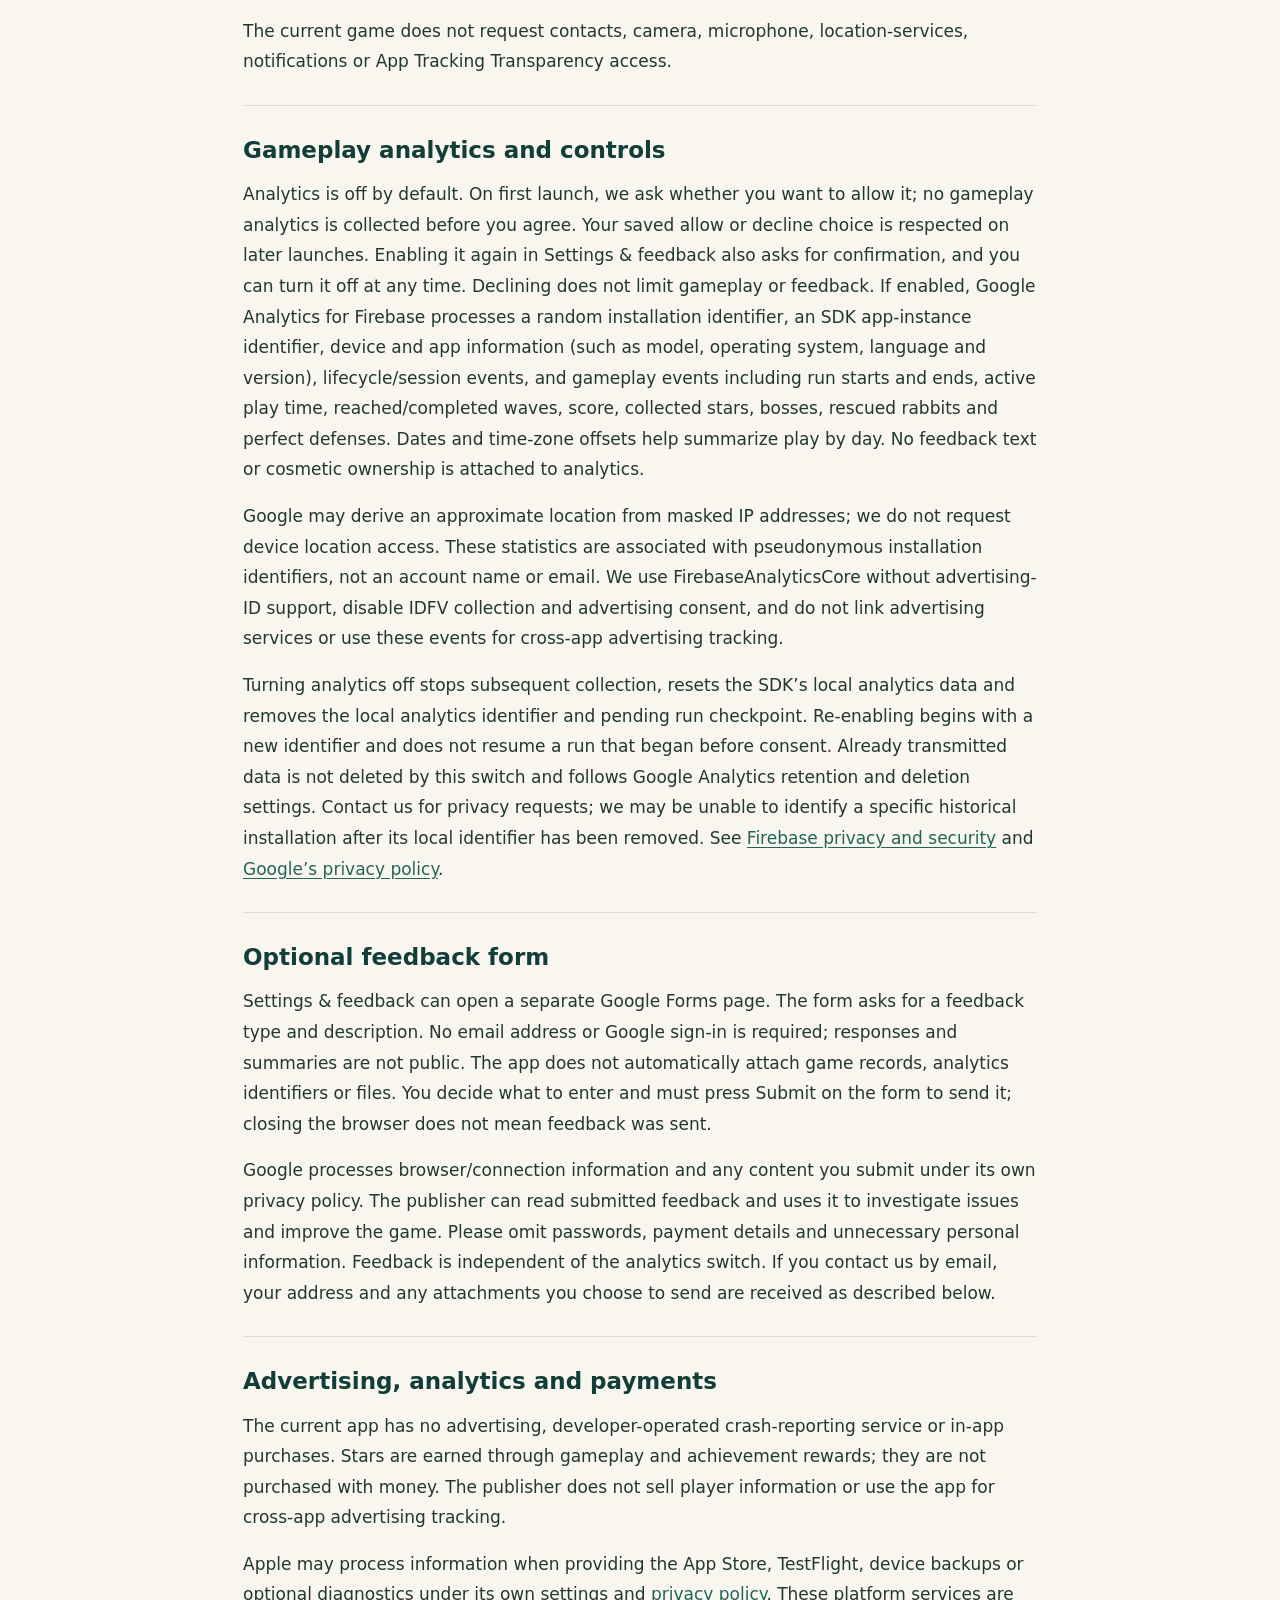
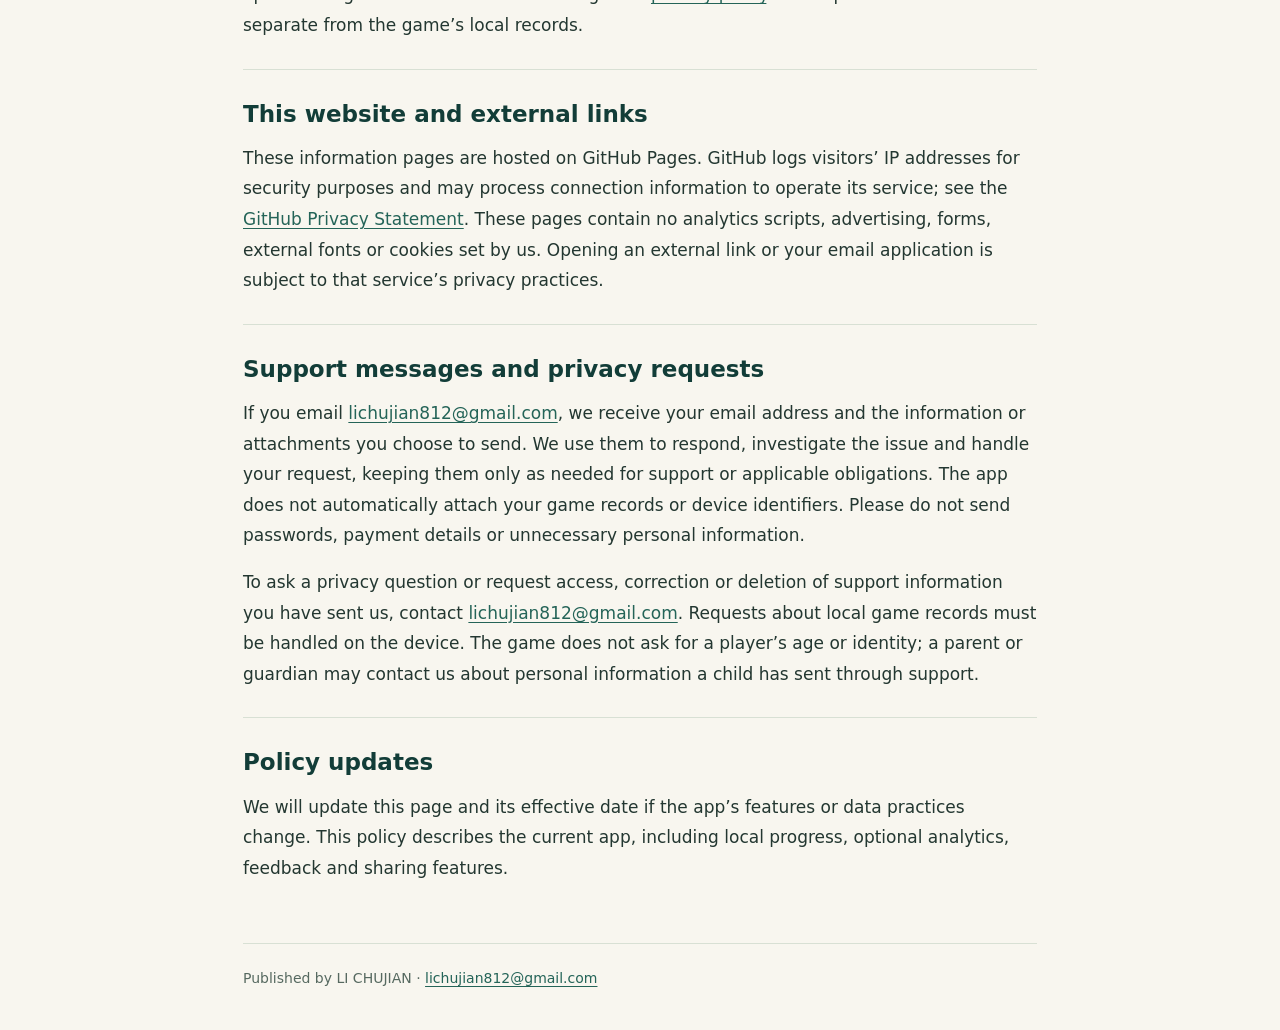
<file: bear-guardian/privacy.html>
<!doctype html>
<html lang="en">
<head>
  <meta charset="utf-8">
  <meta name="viewport" content="width=device-width,initial-scale=1">
  <meta name="description" content="Bear Guardian Privacy Policy — Official information for Bear Guardian, published by LI CHUJIAN.">
  <title>Bear Guardian Privacy Policy · Bear Guardian</title>
  <link rel="stylesheet" href="site.css">
</head>
<body>
  <a class="skip" href="#content">Skip to content</a>
  <header><nav aria-label="Information"><a href="index.html">Bear Guardian</a><a href="privacy.html" aria-current="page">Privacy</a><a href="support.html">Support</a><a class="language" href="privacy-zh-Hant.html" lang="zh-Hant">繁體中文</a></nav></header>
  <main id="content">
<p class="eyebrow">PRIVACY POLICY</p><h1>Bear Guardian Privacy Policy</h1>
<p class="meta">Effective November 8, 2026 · Bear Guardian for iOS</p>
<p class="summary">Local progress. Sharing by choice. No account required for offline gameplay.</p>
    <section><h2>Playing without an account</h2>
      <p>Bear Guardian (小熊守護夜) is an iPhone game published by LI CHUJIAN. Core gameplay works offline and requires no account. Progress is stored locally. Gameplay analytics is off by default and is processed by Google Firebase only after you agree; feedback is sent only when you submit a form or email.</p>
    </section>
    <section><h2>Data stored on your device</h2>
      <p>The app saves your best score and completed-wave record, star balance, cosmetic unlocks and selections, achievement progress and claimed rewards, language choice, and sound/vibration preference on your device. These records let you keep your progress and settings between sessions. There is no developer account, cloud-save service or online leaderboard in the current app.</p>
      <p>Local records remain until app data is removed. Deleting the app removes its local records; offloading an app can retain its data. Apple device backups may contain app data according to your settings, and restoring a backup may restore it. We cannot access, restore or delete records stored only on your device.</p>
    </section>
    <section><h2>Sharing cards</h2>
      <p>Camp and score cards are generated on your device. Only after you tap the share button does the app pass the card image and accompanying text to the iOS share sheet. Depending on the card you choose, it includes your selected bear outfit and camp, best score and completed waves, achievement count, or the current run’s score, wave reached and stars collected. The card does not include your total star-wallet balance, account details or a tracking identifier.</p>
      <p>The app does not upload cards to the publisher. If you select a recipient, application or service, that destination receives the content you choose to share and processes it under its own privacy practices. Cancelling the share sheet sends no card to a selected destination.</p>
    </section>
    <section><h2>Saving images and permissions</h2>
      <p>If you choose Save Image in the system share sheet, iOS may ask for permission to add the selected card to your photo library. This is used only to save that card. The game does not read, browse or upload your existing photos. You can manage photo permissions in iOS Settings. Saving a card through Files is handled by the system destination you choose.</p>
      <p>The current game does not request contacts, camera, microphone, location-services, notifications or App Tracking Transparency access.</p>
    </section>
    <section><h2>Gameplay analytics and controls</h2>
      <p>Analytics is off by default. On first launch, we ask whether you want to allow it; no gameplay analytics is collected before you agree. Your saved allow or decline choice is respected on later launches. Enabling it again in Settings &amp; feedback also asks for confirmation, and you can turn it off at any time. Declining does not limit gameplay or feedback. If enabled, Google Analytics for Firebase processes a random installation identifier, an SDK app-instance identifier, device and app information (such as model, operating system, language and version), lifecycle/session events, and gameplay events including run starts and ends, active play time, reached/completed waves, score, collected stars, bosses, rescued rabbits and perfect defenses. Dates and time-zone offsets help summarize play by day. No feedback text or cosmetic ownership is attached to analytics.</p>
      <p>Google may derive an approximate location from masked IP addresses; we do not request device location access. These statistics are associated with pseudonymous installation identifiers, not an account name or email. We use FirebaseAnalyticsCore without advertising-ID support, disable IDFV collection and advertising consent, and do not link advertising services or use these events for cross-app advertising tracking.</p>
      <p>Turning analytics off stops subsequent collection, resets the SDK’s local analytics data and removes the local analytics identifier and pending run checkpoint. Re-enabling begins with a new identifier and does not resume a run that began before consent. Already transmitted data is not deleted by this switch and follows Google Analytics retention and deletion settings. Contact us for privacy requests; we may be unable to identify a specific historical installation after its local identifier has been removed. See <a href="https://firebase.google.com/support/privacy">Firebase privacy and security</a> and <a href="https://policies.google.com/privacy">Google’s privacy policy</a>.</p>
    </section>
    <section><h2>Optional feedback form</h2>
      <p>Settings &amp; feedback can open a separate Google Forms page. The form asks for a feedback type and description. No email address or Google sign-in is required; responses and summaries are not public. The app does not automatically attach game records, analytics identifiers or files. You decide what to enter and must press Submit on the form to send it; closing the browser does not mean feedback was sent.</p>
      <p>Google processes browser/connection information and any content you submit under its own privacy policy. The publisher can read submitted feedback and uses it to investigate issues and improve the game. Please omit passwords, payment details and unnecessary personal information. Feedback is independent of the analytics switch. If you contact us by email, your address and any attachments you choose to send are received as described below.</p>
    </section>
    <section><h2>Advertising, analytics and payments</h2>
      <p>The current app has no advertising, developer-operated crash-reporting service or in-app purchases. Stars are earned through gameplay and achievement rewards; they are not purchased with money. The publisher does not sell player information or use the app for cross-app advertising tracking.</p>
      <p>Apple may process information when providing the App Store, TestFlight, device backups or optional diagnostics under its own settings and <a href="https://www.apple.com/legal/privacy/">privacy policy</a>. These platform services are separate from the game’s local records.</p>
    </section>
    <section><h2>This website and external links</h2>
      <p>These information pages are hosted on GitHub Pages. GitHub logs visitors’ IP addresses for security purposes and may process connection information to operate its service; see the <a href="https://docs.github.com/en/site-policy/privacy-policies/github-general-privacy-statement">GitHub Privacy Statement</a>. These pages contain no analytics scripts, advertising, forms, external fonts or cookies set by us. Opening an external link or your email application is subject to that service’s privacy practices.</p>
    </section>
    <section><h2>Support messages and privacy requests</h2>
      <p>If you email <a href="mailto:lichujian812@gmail.com">lichujian812@gmail.com</a>, we receive your email address and the information or attachments you choose to send. We use them to respond, investigate the issue and handle your request, keeping them only as needed for support or applicable obligations. The app does not automatically attach your game records or device identifiers. Please do not send passwords, payment details or unnecessary personal information.</p>
      <p>To ask a privacy question or request access, correction or deletion of support information you have sent us, contact <a href="mailto:lichujian812@gmail.com">lichujian812@gmail.com</a>. Requests about local game records must be handled on the device. The game does not ask for a player’s age or identity; a parent or guardian may contact us about personal information a child has sent through support.</p>
    </section>
    <section><h2>Policy updates</h2>
      <p>We will update this page and its effective date if the app’s features or data practices change. This policy describes the current app, including local progress, optional analytics, feedback and sharing features.</p>
    </section>
  </main>
  <footer>Published by LI CHUJIAN · <a href="mailto:lichujian812@gmail.com">lichujian812@gmail.com</a></footer>
</body>
</html>
</file>
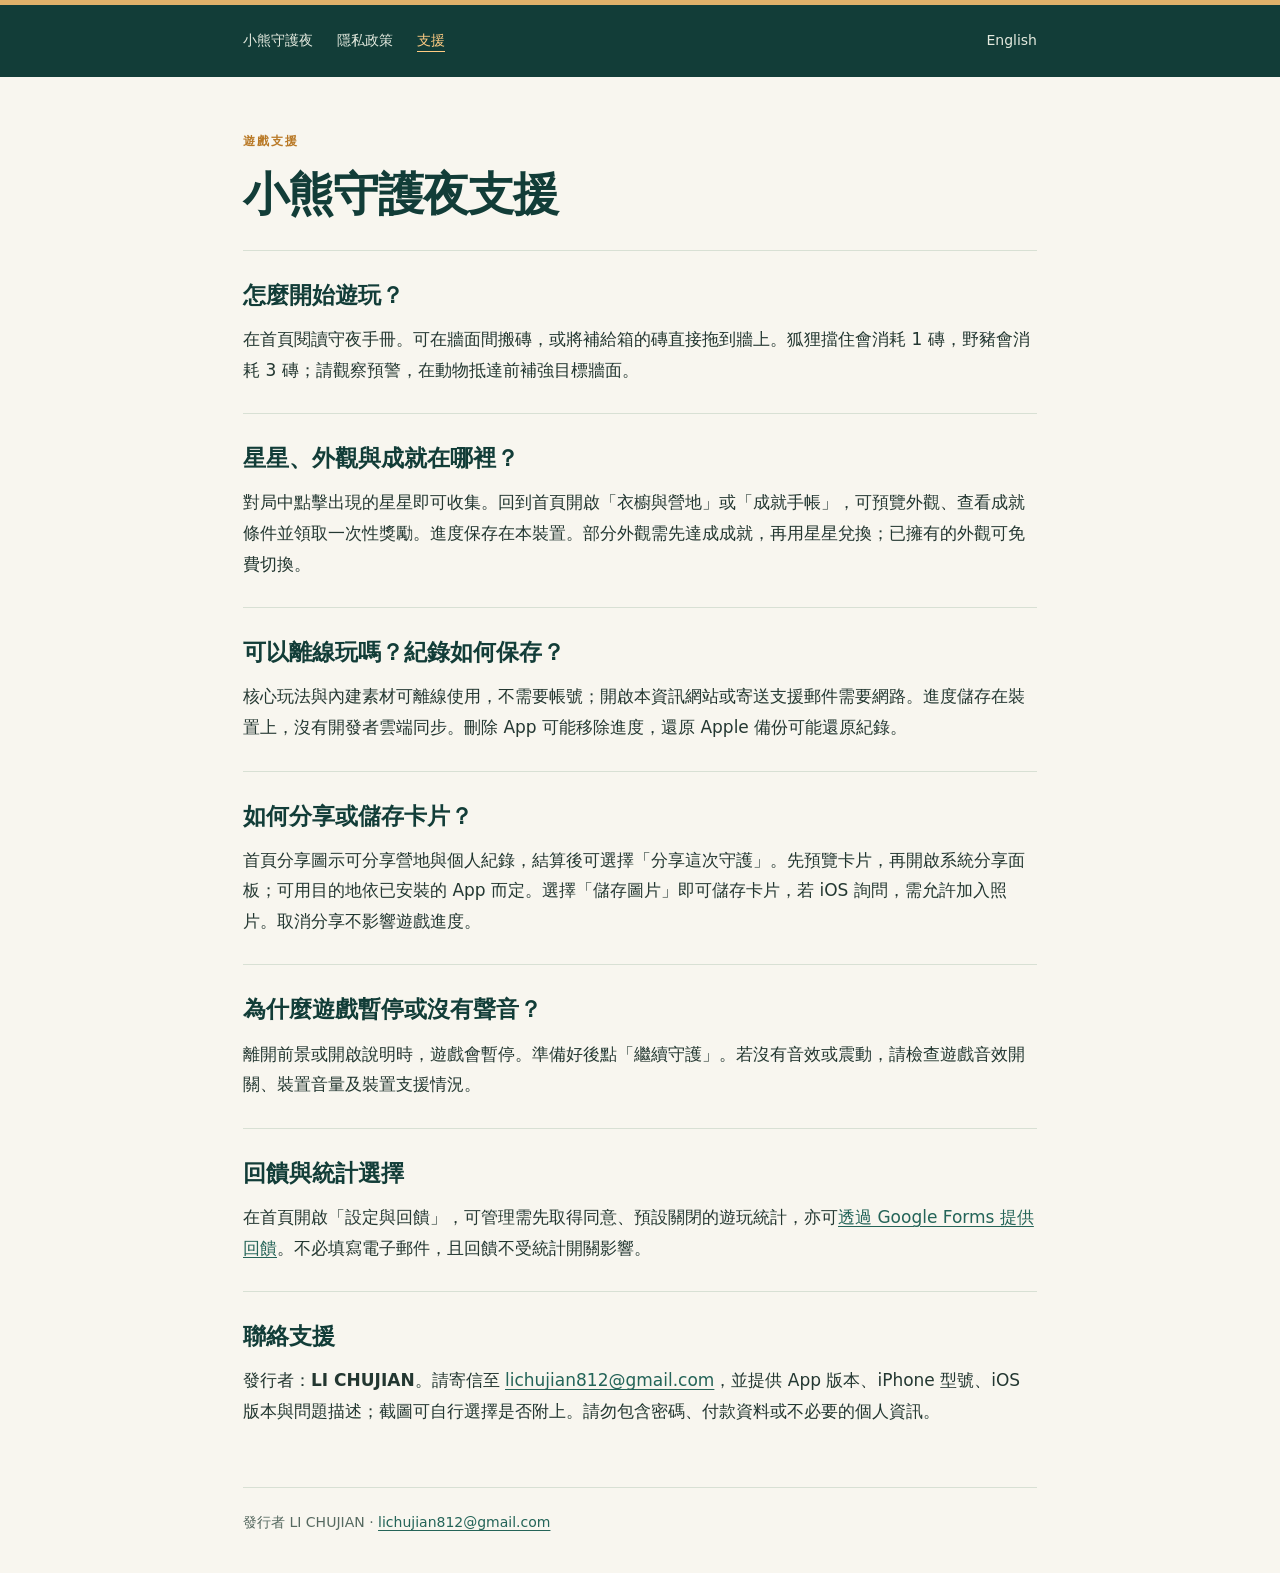
<file: bear-guardian/support-zh-Hant.html>
<!doctype html>
<html lang="zh-Hant">
<head>
  <meta charset="utf-8">
  <meta name="viewport" content="width=device-width,initial-scale=1">
  <meta name="description" content="小熊守護夜支援 — 由 LI CHUJIAN 發行的小熊守護夜官方資訊。">
  <title>小熊守護夜支援 · Bear Guardian</title>
  <link rel="stylesheet" href="site.css">
</head>
<body>
  <a class="skip" href="#content">跳至主要內容</a>
  <header><nav aria-label="資訊導覽"><a href="index.html">小熊守護夜</a><a href="privacy-zh-Hant.html">隱私政策</a><a href="support-zh-Hant.html" aria-current="page">支援</a><a class="language" href="support.html" lang="en">English</a></nav></header>
  <main id="content">
<p class="eyebrow">遊戲支援</p><h1>小熊守護夜支援</h1>
    <section><h2>怎麼開始遊玩？</h2>
      <p>在首頁閱讀守夜手冊。可在牆面間搬磚，或將補給箱的磚直接拖到牆上。狐狸擋住會消耗 1 磚，野豬會消耗 3 磚；請觀察預警，在動物抵達前補強目標牆面。</p>
    </section>
    <section><h2>星星、外觀與成就在哪裡？</h2>
      <p>對局中點擊出現的星星即可收集。回到首頁開啟「衣櫥與營地」或「成就手帳」，可預覽外觀、查看成就條件並領取一次性獎勵。進度保存在本裝置。部分外觀需先達成成就，再用星星兌換；已擁有的外觀可免費切換。</p>
    </section>
    <section><h2>可以離線玩嗎？紀錄如何保存？</h2>
      <p>核心玩法與內建素材可離線使用，不需要帳號；開啟本資訊網站或寄送支援郵件需要網路。進度儲存在裝置上，沒有開發者雲端同步。刪除 App 可能移除進度，還原 Apple 備份可能還原紀錄。</p>
    </section>
    <section><h2>如何分享或儲存卡片？</h2>
      <p>首頁分享圖示可分享營地與個人紀錄，結算後可選擇「分享這次守護」。先預覽卡片，再開啟系統分享面板；可用目的地依已安裝的 App 而定。選擇「儲存圖片」即可儲存卡片，若 iOS 詢問，需允許加入照片。取消分享不影響遊戲進度。</p>
    </section>
    <section><h2>為什麼遊戲暫停或沒有聲音？</h2>
      <p>離開前景或開啟說明時，遊戲會暫停。準備好後點「繼續守護」。若沒有音效或震動，請檢查遊戲音效開關、裝置音量及裝置支援情況。</p>
    </section>
    <section><h2>回饋與統計選擇</h2>
      <p>在首頁開啟「設定與回饋」，可管理需先取得同意、預設關閉的遊玩統計，亦可<a href="https://docs.google.com/forms/d/e/1FAIpQLSfpGJdF4vQMro5ZlsHmBZcSZmLtxBqK8LJavFUu28wFXftUBA/viewform?hl=zh-TW">透過 Google Forms 提供回饋</a>。不必填寫電子郵件，且回饋不受統計開關影響。</p>
    </section>
    <section><h2>聯絡支援</h2>
      <p>發行者：<strong>LI CHUJIAN</strong>。請寄信至 <a href="mailto:lichujian812@gmail.com">lichujian812@gmail.com</a>，並提供 App 版本、iPhone 型號、iOS 版本與問題描述；截圖可自行選擇是否附上。請勿包含密碼、付款資料或不必要的個人資訊。</p>
    </section>
  </main>
  <footer>發行者 LI CHUJIAN · <a href="mailto:lichujian812@gmail.com">lichujian812@gmail.com</a></footer>
</body>
</html>
</file>
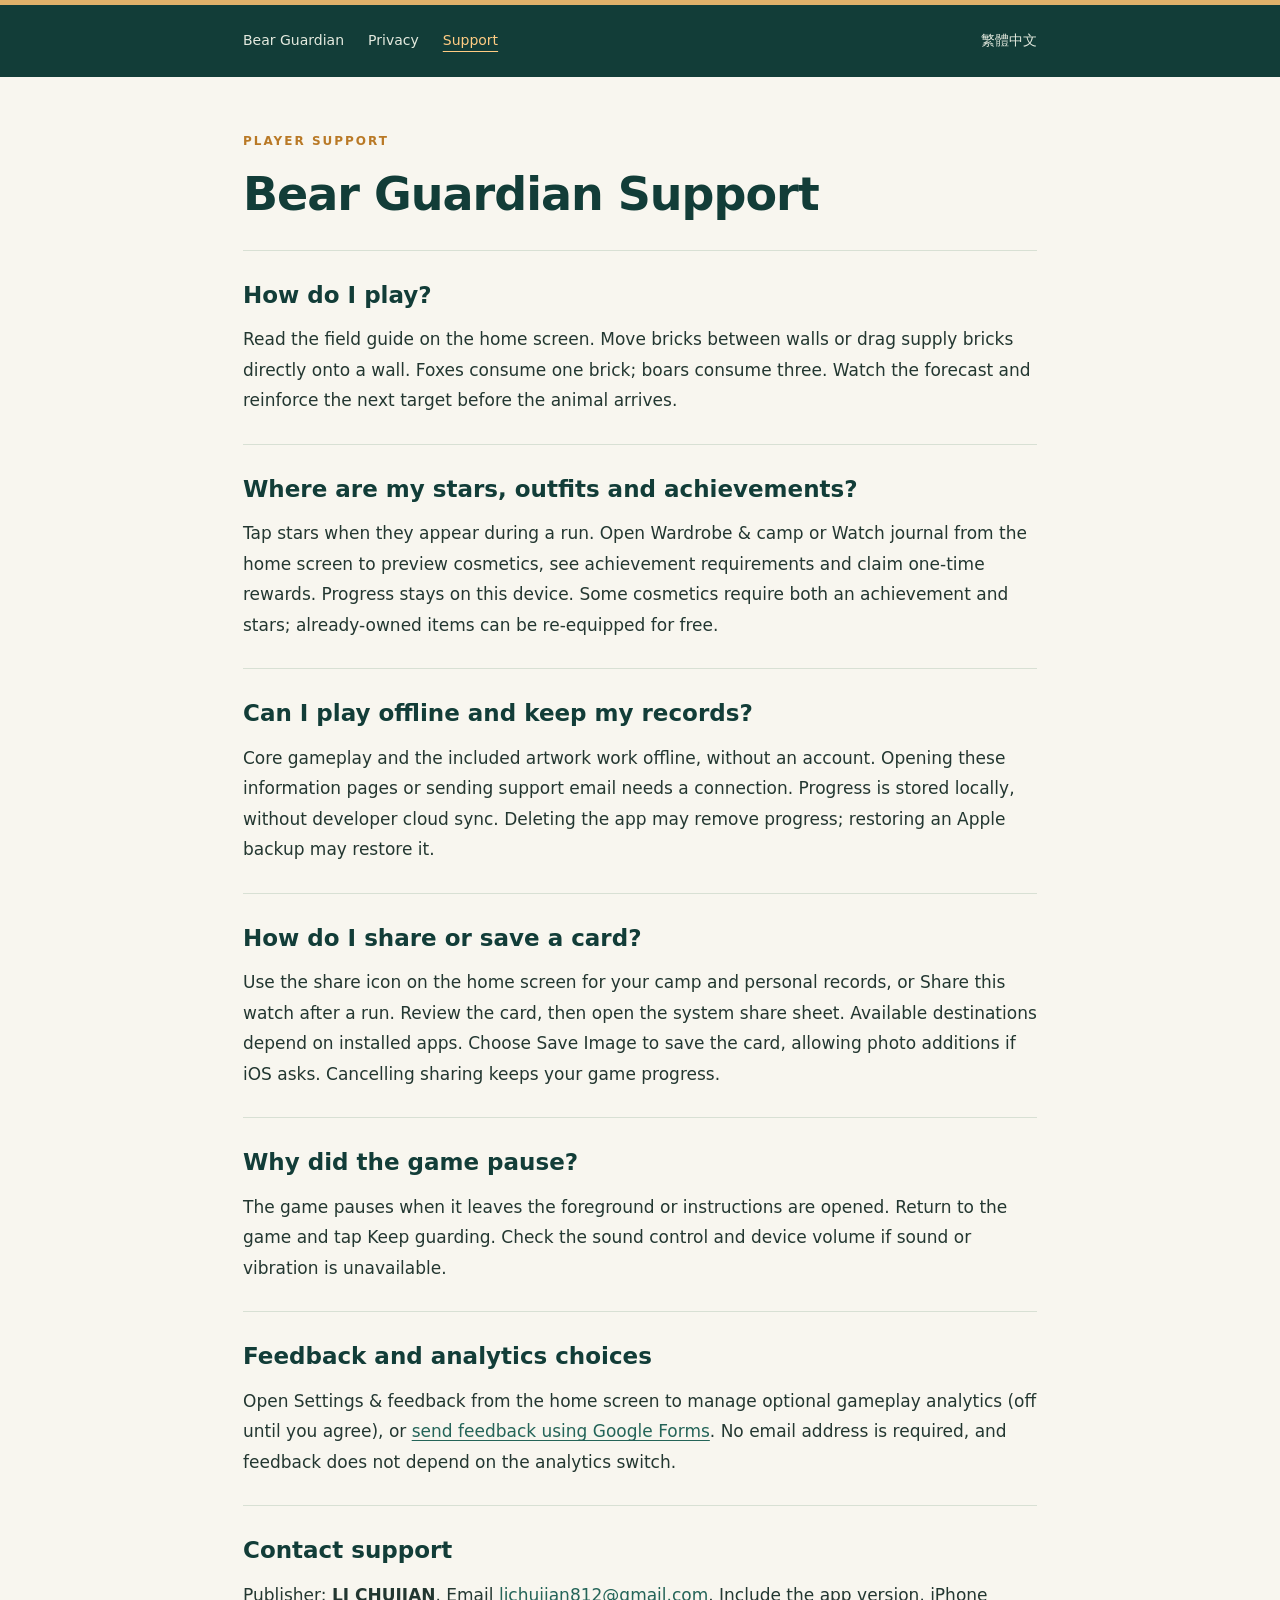
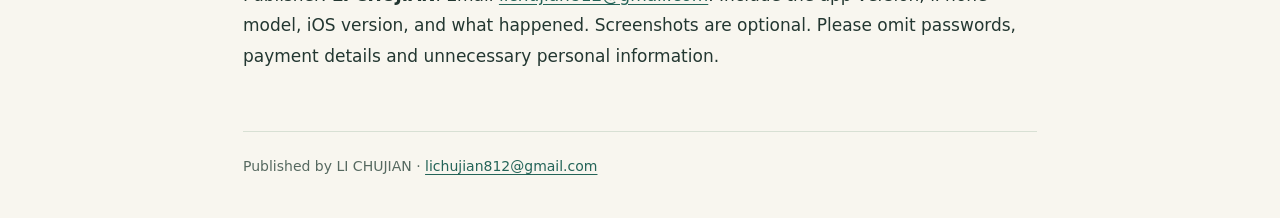
<file: bear-guardian/support.html>
<!doctype html>
<html lang="en">
<head>
  <meta charset="utf-8">
  <meta name="viewport" content="width=device-width,initial-scale=1">
  <meta name="description" content="Bear Guardian Support — Official information for Bear Guardian, published by LI CHUJIAN.">
  <title>Bear Guardian Support · Bear Guardian</title>
  <link rel="stylesheet" href="site.css">
</head>
<body>
  <a class="skip" href="#content">Skip to content</a>
  <header><nav aria-label="Information"><a href="index.html">Bear Guardian</a><a href="privacy.html">Privacy</a><a href="support.html" aria-current="page">Support</a><a class="language" href="support-zh-Hant.html" lang="zh-Hant">繁體中文</a></nav></header>
  <main id="content">
<p class="eyebrow">PLAYER SUPPORT</p><h1>Bear Guardian Support</h1>
    <section><h2>How do I play?</h2>
      <p>Read the field guide on the home screen. Move bricks between walls or drag supply bricks directly onto a wall. Foxes consume one brick; boars consume three. Watch the forecast and reinforce the next target before the animal arrives.</p>
    </section>
    <section><h2>Where are my stars, outfits and achievements?</h2>
      <p>Tap stars when they appear during a run. Open Wardrobe & camp or Watch journal from the home screen to preview cosmetics, see achievement requirements and claim one-time rewards. Progress stays on this device. Some cosmetics require both an achievement and stars; already-owned items can be re-equipped for free.</p>
    </section>
    <section><h2>Can I play offline and keep my records?</h2>
      <p>Core gameplay and the included artwork work offline, without an account. Opening these information pages or sending support email needs a connection. Progress is stored locally, without developer cloud sync. Deleting the app may remove progress; restoring an Apple backup may restore it.</p>
    </section>
    <section><h2>How do I share or save a card?</h2>
      <p>Use the share icon on the home screen for your camp and personal records, or Share this watch after a run. Review the card, then open the system share sheet. Available destinations depend on installed apps. Choose Save Image to save the card, allowing photo additions if iOS asks. Cancelling sharing keeps your game progress.</p>
    </section>
    <section><h2>Why did the game pause?</h2>
      <p>The game pauses when it leaves the foreground or instructions are opened. Return to the game and tap Keep guarding. Check the sound control and device volume if sound or vibration is unavailable.</p>
    </section>
    <section><h2>Feedback and analytics choices</h2>
      <p>Open Settings &amp; feedback from the home screen to manage optional gameplay analytics (off until you agree), or <a href="https://docs.google.com/forms/d/e/1FAIpQLSfpGJdF4vQMro5ZlsHmBZcSZmLtxBqK8LJavFUu28wFXftUBA/viewform?hl=en">send feedback using Google Forms</a>. No email address is required, and feedback does not depend on the analytics switch.</p>
    </section>
    <section><h2>Contact support</h2>
      <p>Publisher: <strong>LI CHUJIAN</strong>. Email <a href="mailto:lichujian812@gmail.com">lichujian812@gmail.com</a>. Include the app version, iPhone model, iOS version, and what happened. Screenshots are optional. Please omit passwords, payment details and unnecessary personal information.</p>
    </section>
  </main>
  <footer>Published by LI CHUJIAN · <a href="mailto:lichujian812@gmail.com">lichujian812@gmail.com</a></footer>
</body>
</html>
</file>
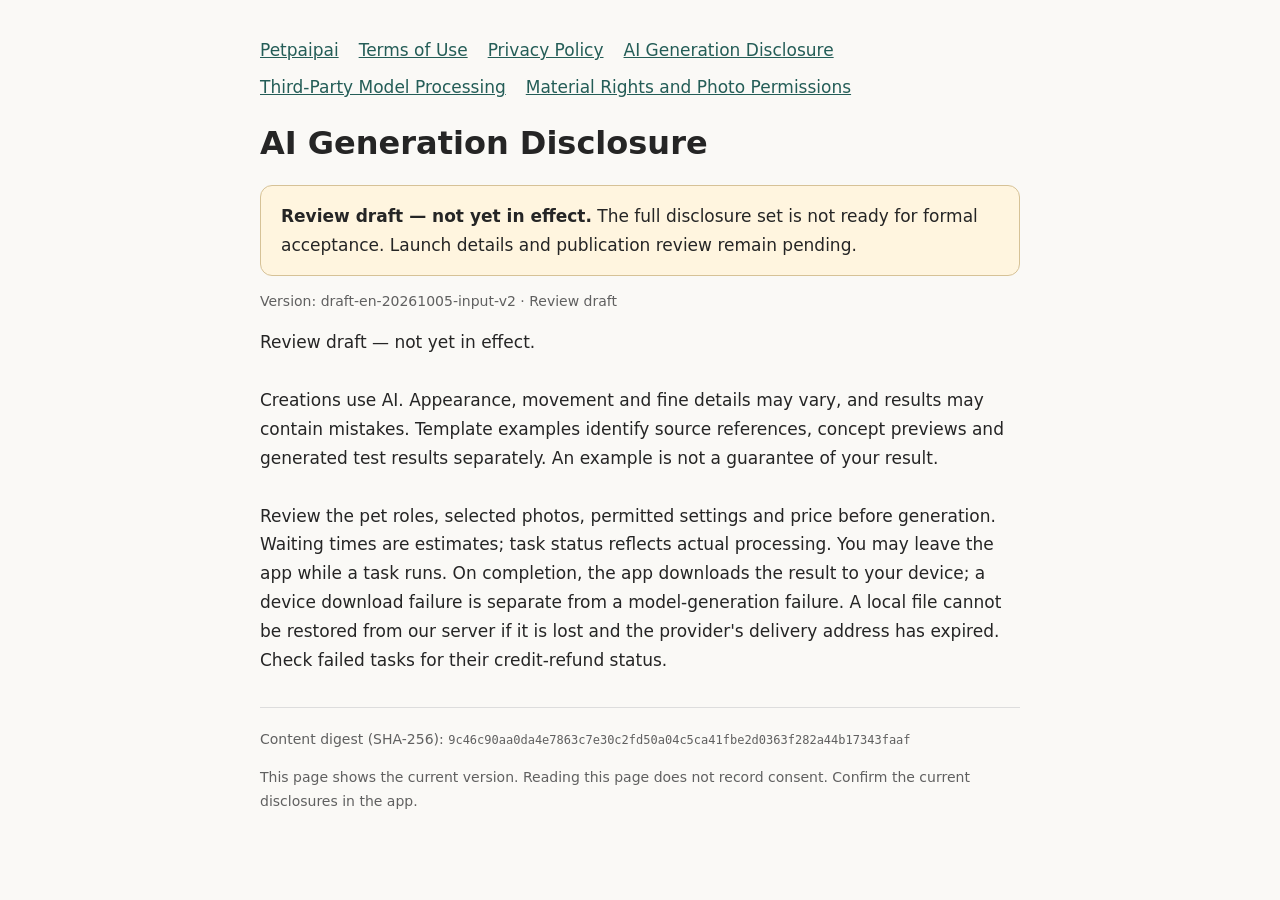
<file: petpaipai/ai.html>
<!doctype html>
<html lang="en"><head><meta charset="utf-8"><meta name="referrer" content="no-referrer"><meta name="viewport" content="width=device-width, initial-scale=1">
<title>AI Generation Disclosure</title>
<style>body{margin:0;background:#faf9f6;color:#252525;font:17px/1.7 system-ui,sans-serif}main{max-width:760px;margin:0 auto;padding:36px 24px 64px}h1{font-size:32px;line-height:1.25}nav{display:flex;flex-wrap:wrap;gap:8px 20px}a{color:#245d57}aside{padding:16px 20px;border:1px solid #d6c297;border-radius:12px;background:#fff5df}.meta{font-size:14px;color:#606060}.content{white-space:pre-wrap;overflow-wrap:anywhere}code{overflow-wrap:anywhere;font-size:12px}footer{border-top:1px solid #ddd;margin-top:32px;padding-top:20px}</style></head>
<body><main><nav aria-label="Disclosures"><a href="index.html">Petpaipai</a><a href="terms.html">Terms of Use</a><a href="privacy.html">Privacy Policy</a><a href="ai.html">AI Generation Disclosure</a><a href="processor.html">Third-Party Model Processing</a><a href="materials.html">Material Rights and Photo Permissions</a></nav>
<h1>AI Generation Disclosure</h1>
<aside><strong>Review draft — not yet in effect.</strong> The full disclosure set is not ready for formal acceptance. Launch details and publication review remain pending.</aside>
<p class="meta">Version: draft-en-20261005-input-v2 · Review draft</p>
<div class="content">Review draft — not yet in effect.

Creations use AI. Appearance, movement and fine details may vary, and results may contain mistakes. Template examples identify source references, concept previews and generated test results separately. An example is not a guarantee of your result.

Review the pet roles, selected photos, permitted settings and price before generation. Waiting times are estimates; task status reflects actual processing. You may leave the app while a task runs. On completion, the app downloads the result to your device; a device download failure is separate from a model-generation failure. A local file cannot be restored from our server if it is lost and the provider&#39;s delivery address has expired. Check failed tasks for their credit-refund status.</div>
<footer class="meta">Content digest (SHA-256): <code>9c46c90aa0da4e7863c7e30c2fd50a04c5ca41fbe2d0363f282a44b17343faaf</code><p>This page shows the current version. Reading this page does not record consent. Confirm the current disclosures in the app.</p></footer>
</main></body></html>
</file>
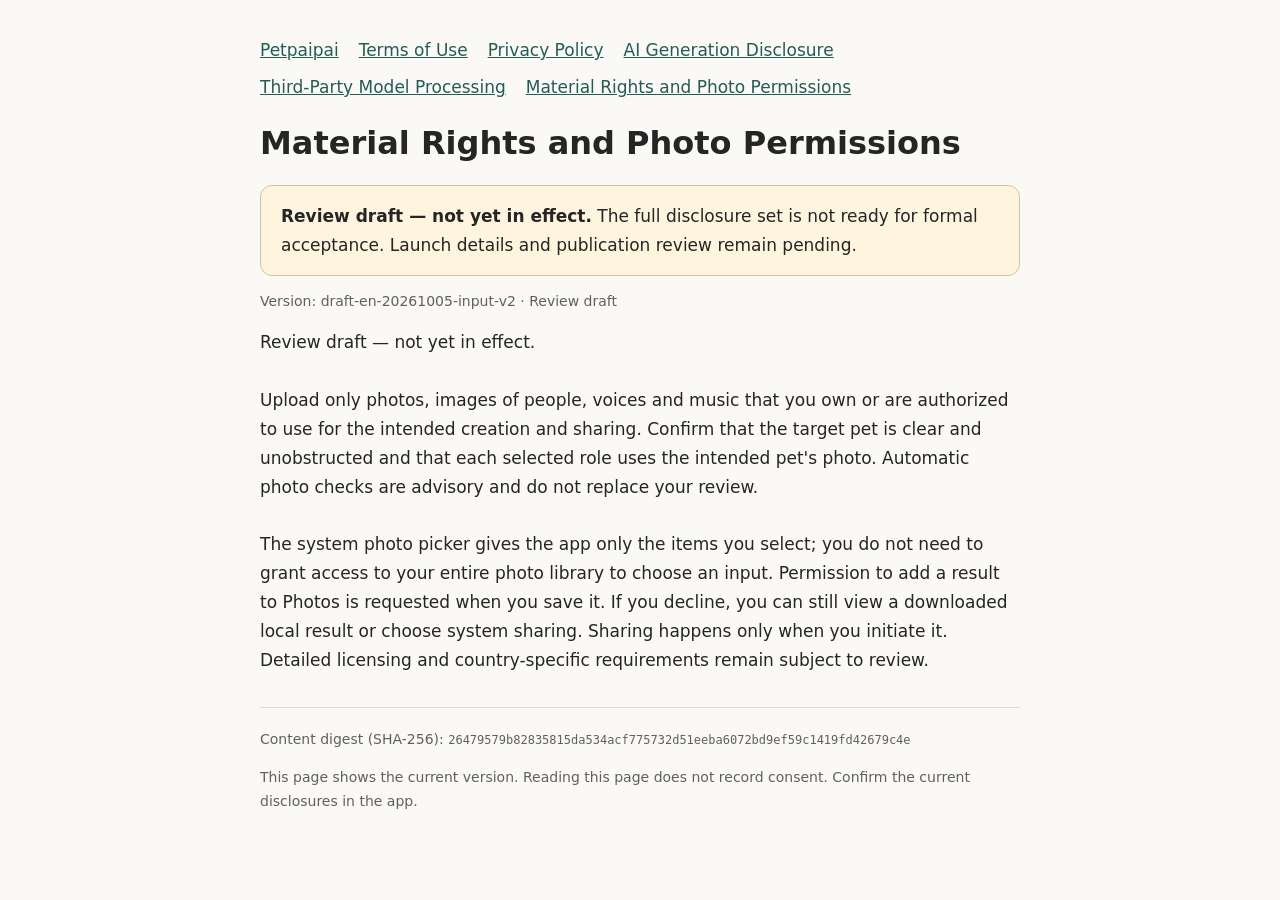
<file: petpaipai/materials.html>
<!doctype html>
<html lang="en"><head><meta charset="utf-8"><meta name="referrer" content="no-referrer"><meta name="viewport" content="width=device-width, initial-scale=1">
<title>Material Rights and Photo Permissions</title>
<style>body{margin:0;background:#faf9f6;color:#252525;font:17px/1.7 system-ui,sans-serif}main{max-width:760px;margin:0 auto;padding:36px 24px 64px}h1{font-size:32px;line-height:1.25}nav{display:flex;flex-wrap:wrap;gap:8px 20px}a{color:#245d57}aside{padding:16px 20px;border:1px solid #d6c297;border-radius:12px;background:#fff5df}.meta{font-size:14px;color:#606060}.content{white-space:pre-wrap;overflow-wrap:anywhere}code{overflow-wrap:anywhere;font-size:12px}footer{border-top:1px solid #ddd;margin-top:32px;padding-top:20px}</style></head>
<body><main><nav aria-label="Disclosures"><a href="index.html">Petpaipai</a><a href="terms.html">Terms of Use</a><a href="privacy.html">Privacy Policy</a><a href="ai.html">AI Generation Disclosure</a><a href="processor.html">Third-Party Model Processing</a><a href="materials.html">Material Rights and Photo Permissions</a></nav>
<h1>Material Rights and Photo Permissions</h1>
<aside><strong>Review draft — not yet in effect.</strong> The full disclosure set is not ready for formal acceptance. Launch details and publication review remain pending.</aside>
<p class="meta">Version: draft-en-20261005-input-v2 · Review draft</p>
<div class="content">Review draft — not yet in effect.

Upload only photos, images of people, voices and music that you own or are authorized to use for the intended creation and sharing. Confirm that the target pet is clear and unobstructed and that each selected role uses the intended pet&#39;s photo. Automatic photo checks are advisory and do not replace your review.

The system photo picker gives the app only the items you select; you do not need to grant access to your entire photo library to choose an input. Permission to add a result to Photos is requested when you save it. If you decline, you can still view a downloaded local result or choose system sharing. Sharing happens only when you initiate it. Detailed licensing and country-specific requirements remain subject to review.</div>
<footer class="meta">Content digest (SHA-256): <code>26479579b82835815da534acf775732d51eeba6072bd9ef59c1419fd42679c4e</code><p>This page shows the current version. Reading this page does not record consent. Confirm the current disclosures in the app.</p></footer>
</main></body></html>
</file>
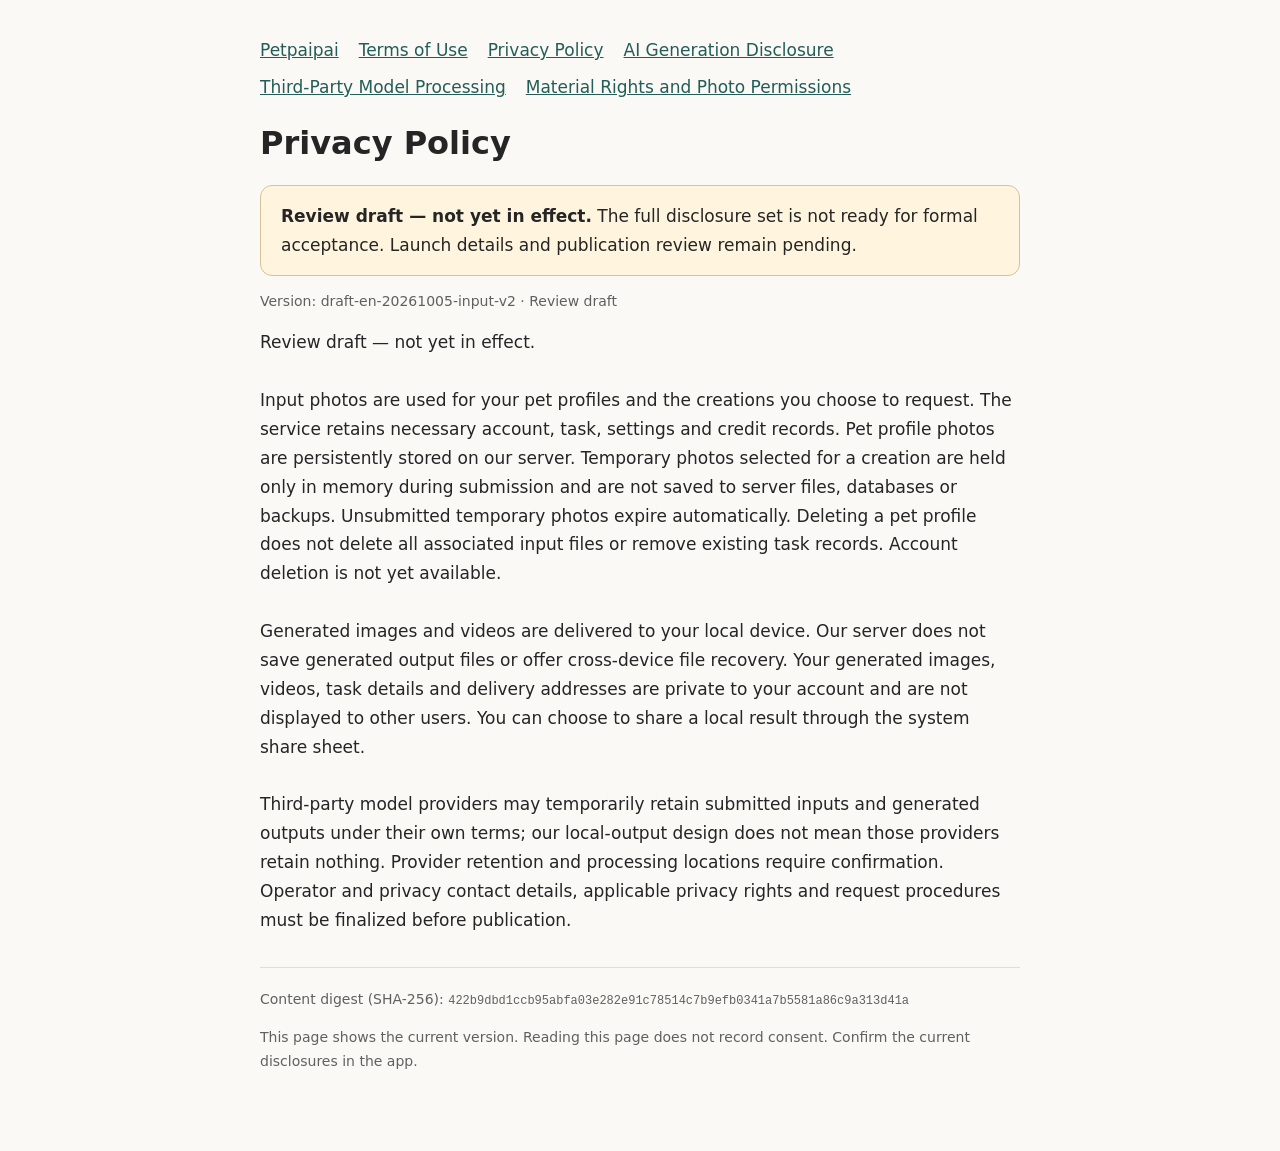
<file: petpaipai/privacy.html>
<!doctype html>
<html lang="en"><head><meta charset="utf-8"><meta name="referrer" content="no-referrer"><meta name="viewport" content="width=device-width, initial-scale=1">
<title>Privacy Policy</title>
<style>body{margin:0;background:#faf9f6;color:#252525;font:17px/1.7 system-ui,sans-serif}main{max-width:760px;margin:0 auto;padding:36px 24px 64px}h1{font-size:32px;line-height:1.25}nav{display:flex;flex-wrap:wrap;gap:8px 20px}a{color:#245d57}aside{padding:16px 20px;border:1px solid #d6c297;border-radius:12px;background:#fff5df}.meta{font-size:14px;color:#606060}.content{white-space:pre-wrap;overflow-wrap:anywhere}code{overflow-wrap:anywhere;font-size:12px}footer{border-top:1px solid #ddd;margin-top:32px;padding-top:20px}</style></head>
<body><main><nav aria-label="Disclosures"><a href="index.html">Petpaipai</a><a href="terms.html">Terms of Use</a><a href="privacy.html">Privacy Policy</a><a href="ai.html">AI Generation Disclosure</a><a href="processor.html">Third-Party Model Processing</a><a href="materials.html">Material Rights and Photo Permissions</a></nav>
<h1>Privacy Policy</h1>
<aside><strong>Review draft — not yet in effect.</strong> The full disclosure set is not ready for formal acceptance. Launch details and publication review remain pending.</aside>
<p class="meta">Version: draft-en-20261005-input-v2 · Review draft</p>
<div class="content">Review draft — not yet in effect.

Input photos are used for your pet profiles and the creations you choose to request. The service retains necessary account, task, settings and credit records. Pet profile photos are persistently stored on our server. Temporary photos selected for a creation are held only in memory during submission and are not saved to server files, databases or backups. Unsubmitted temporary photos expire automatically. Deleting a pet profile does not delete all associated input files or remove existing task records. Account deletion is not yet available.

Generated images and videos are delivered to your local device. Our server does not save generated output files or offer cross-device file recovery. Your generated images, videos, task details and delivery addresses are private to your account and are not displayed to other users. You can choose to share a local result through the system share sheet.

Third-party model providers may temporarily retain submitted inputs and generated outputs under their own terms; our local-output design does not mean those providers retain nothing. Provider retention and processing locations require confirmation. Operator and privacy contact details, applicable privacy rights and request procedures must be finalized before publication.</div>
<footer class="meta">Content digest (SHA-256): <code>422b9dbd1ccb95abfa03e282e91c78514c7b9efb0341a7b5581a86c9a313d41a</code><p>This page shows the current version. Reading this page does not record consent. Confirm the current disclosures in the app.</p></footer>
</main></body></html>
</file>
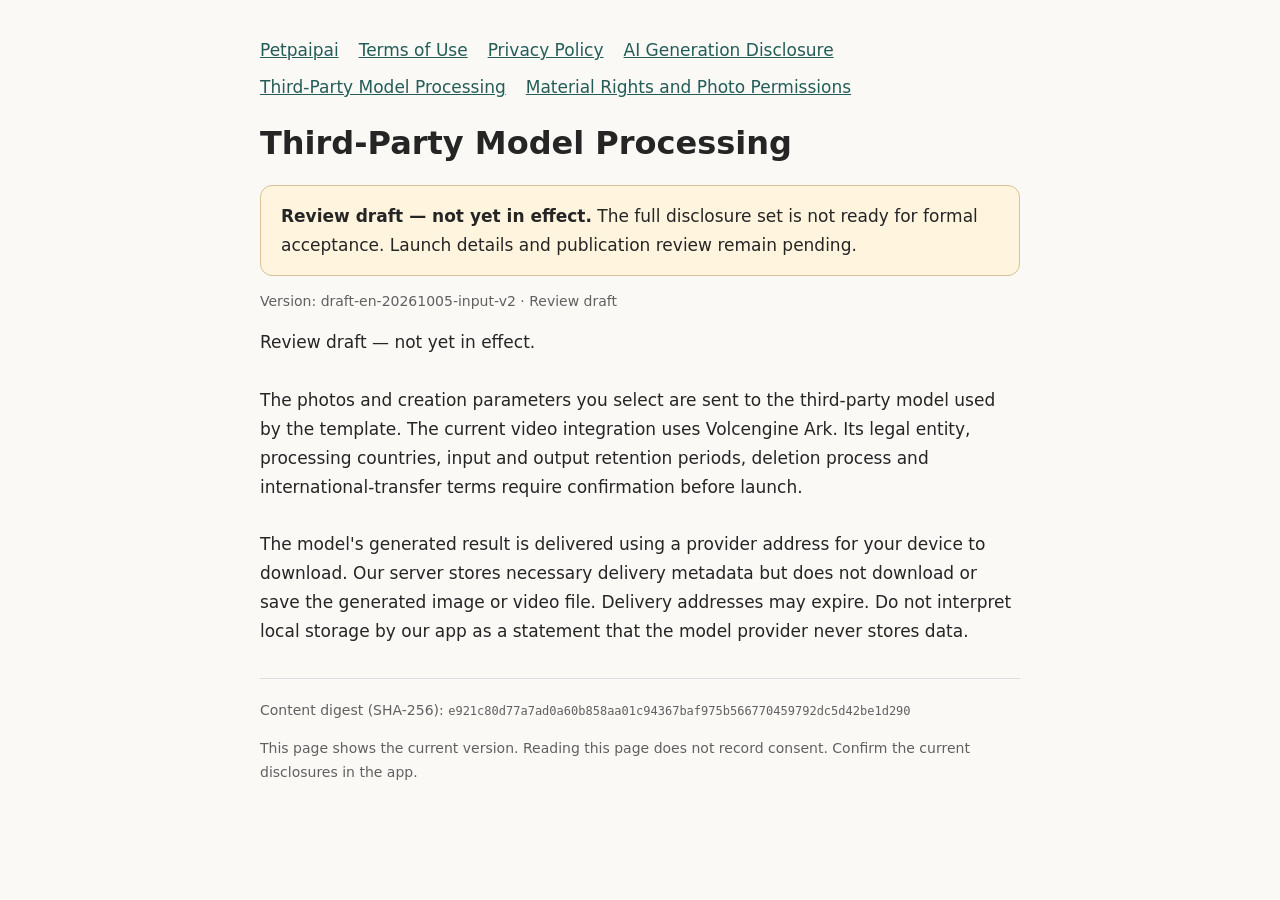
<file: petpaipai/processor.html>
<!doctype html>
<html lang="en"><head><meta charset="utf-8"><meta name="referrer" content="no-referrer"><meta name="viewport" content="width=device-width, initial-scale=1">
<title>Third-Party Model Processing</title>
<style>body{margin:0;background:#faf9f6;color:#252525;font:17px/1.7 system-ui,sans-serif}main{max-width:760px;margin:0 auto;padding:36px 24px 64px}h1{font-size:32px;line-height:1.25}nav{display:flex;flex-wrap:wrap;gap:8px 20px}a{color:#245d57}aside{padding:16px 20px;border:1px solid #d6c297;border-radius:12px;background:#fff5df}.meta{font-size:14px;color:#606060}.content{white-space:pre-wrap;overflow-wrap:anywhere}code{overflow-wrap:anywhere;font-size:12px}footer{border-top:1px solid #ddd;margin-top:32px;padding-top:20px}</style></head>
<body><main><nav aria-label="Disclosures"><a href="index.html">Petpaipai</a><a href="terms.html">Terms of Use</a><a href="privacy.html">Privacy Policy</a><a href="ai.html">AI Generation Disclosure</a><a href="processor.html">Third-Party Model Processing</a><a href="materials.html">Material Rights and Photo Permissions</a></nav>
<h1>Third-Party Model Processing</h1>
<aside><strong>Review draft — not yet in effect.</strong> The full disclosure set is not ready for formal acceptance. Launch details and publication review remain pending.</aside>
<p class="meta">Version: draft-en-20261005-input-v2 · Review draft</p>
<div class="content">Review draft — not yet in effect.

The photos and creation parameters you select are sent to the third-party model used by the template. The current video integration uses Volcengine Ark. Its legal entity, processing countries, input and output retention periods, deletion process and international-transfer terms require confirmation before launch.

The model&#39;s generated result is delivered using a provider address for your device to download. Our server stores necessary delivery metadata but does not download or save the generated image or video file. Delivery addresses may expire. Do not interpret local storage by our app as a statement that the model provider never stores data.</div>
<footer class="meta">Content digest (SHA-256): <code>e921c80d77a7ad0a60b858aa01c94367baf975b566770459792dc5d42be1d290</code><p>This page shows the current version. Reading this page does not record consent. Confirm the current disclosures in the app.</p></footer>
</main></body></html>
</file>
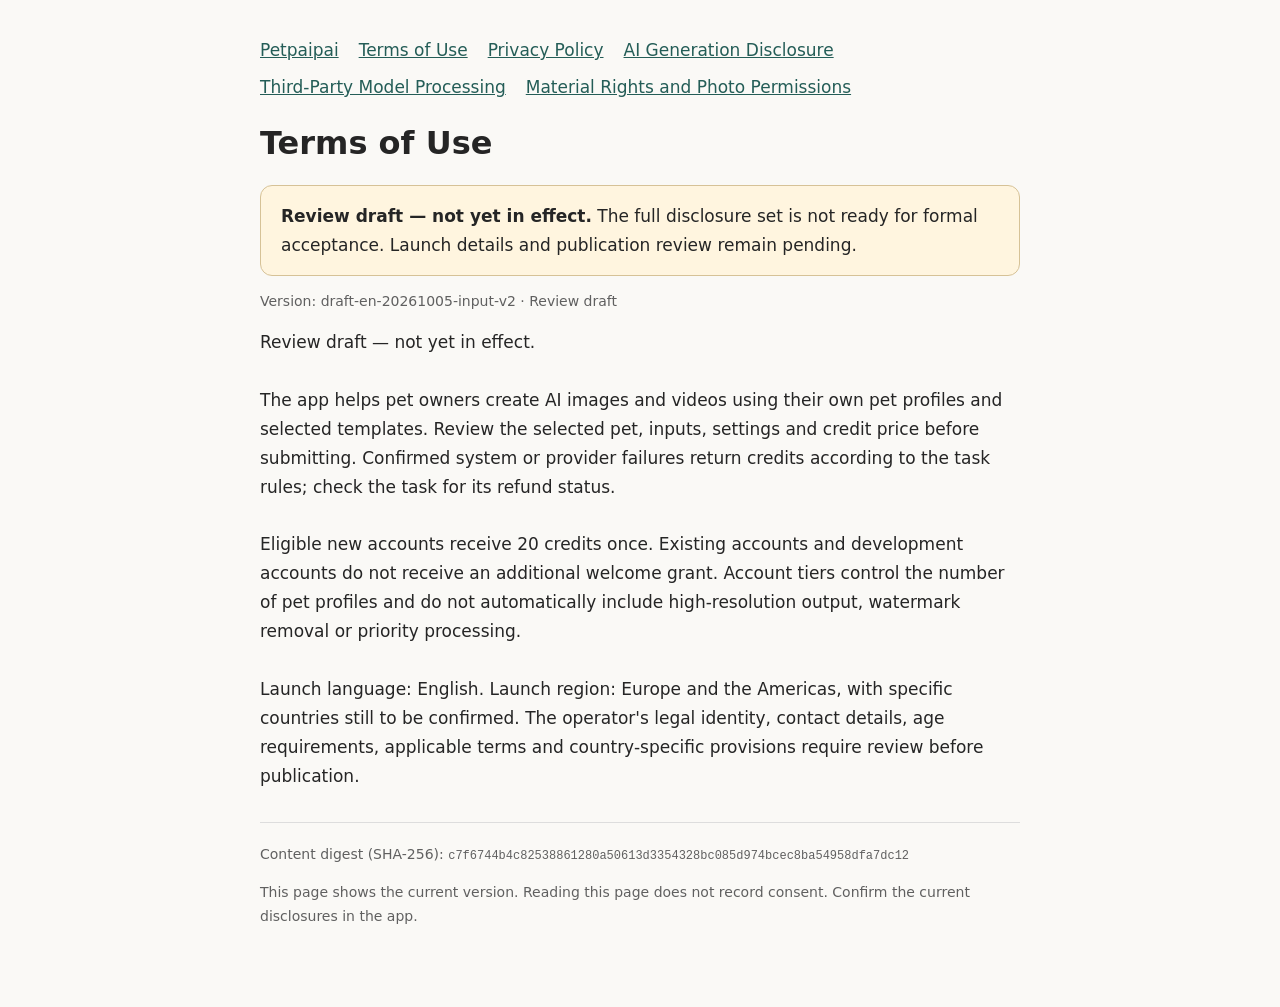
<file: petpaipai/terms.html>
<!doctype html>
<html lang="en"><head><meta charset="utf-8"><meta name="referrer" content="no-referrer"><meta name="viewport" content="width=device-width, initial-scale=1">
<title>Terms of Use</title>
<style>body{margin:0;background:#faf9f6;color:#252525;font:17px/1.7 system-ui,sans-serif}main{max-width:760px;margin:0 auto;padding:36px 24px 64px}h1{font-size:32px;line-height:1.25}nav{display:flex;flex-wrap:wrap;gap:8px 20px}a{color:#245d57}aside{padding:16px 20px;border:1px solid #d6c297;border-radius:12px;background:#fff5df}.meta{font-size:14px;color:#606060}.content{white-space:pre-wrap;overflow-wrap:anywhere}code{overflow-wrap:anywhere;font-size:12px}footer{border-top:1px solid #ddd;margin-top:32px;padding-top:20px}</style></head>
<body><main><nav aria-label="Disclosures"><a href="index.html">Petpaipai</a><a href="terms.html">Terms of Use</a><a href="privacy.html">Privacy Policy</a><a href="ai.html">AI Generation Disclosure</a><a href="processor.html">Third-Party Model Processing</a><a href="materials.html">Material Rights and Photo Permissions</a></nav>
<h1>Terms of Use</h1>
<aside><strong>Review draft — not yet in effect.</strong> The full disclosure set is not ready for formal acceptance. Launch details and publication review remain pending.</aside>
<p class="meta">Version: draft-en-20261005-input-v2 · Review draft</p>
<div class="content">Review draft — not yet in effect.

The app helps pet owners create AI images and videos using their own pet profiles and selected templates. Review the selected pet, inputs, settings and credit price before submitting. Confirmed system or provider failures return credits according to the task rules; check the task for its refund status.

Eligible new accounts receive 20 credits once. Existing accounts and development accounts do not receive an additional welcome grant. Account tiers control the number of pet profiles and do not automatically include high-resolution output, watermark removal or priority processing.

Launch language: English. Launch region: Europe and the Americas, with specific countries still to be confirmed. The operator&#39;s legal identity, contact details, age requirements, applicable terms and country-specific provisions require review before publication.</div>
<footer class="meta">Content digest (SHA-256): <code>c7f6744b4c82538861280a50613d3354328bc085d974bcec8ba54958dfa7dc12</code><p>This page shows the current version. Reading this page does not record consent. Confirm the current disclosures in the app.</p></footer>
</main></body></html>
</file>
<file: bear-guardian/site.css>
:root{color-scheme:light;--forest:#123d38;--paper:#f8f6ef;--ink:#233731;--muted:#566960;--line:#d8e0d4;--gold:#b97926}
*{box-sizing:border-box}
body{margin:0;background:var(--paper);color:var(--ink);font:17px/1.8 system-ui,-apple-system,BlinkMacSystemFont,"Segoe UI",sans-serif;-webkit-font-smoothing:antialiased}
header{background:var(--forest);border-top:5px solid #dfb16a}
nav{max-width:850px;margin:auto;display:flex;align-items:center;gap:24px;flex-wrap:wrap;padding:20px 28px;font-size:14px}
nav a{color:#e4eadf;text-decoration:none;min-height:32px;display:inline-flex;align-items:center}
nav a[aria-current=page]{color:#ffcc83;text-decoration:underline;text-underline-offset:6px}
nav .language{margin-left:auto}
main{max-width:850px;margin:auto;padding:54px 28px 32px}
.eyebrow{font-size:12px;font-weight:750;letter-spacing:2px;color:var(--gold);margin:0 0 14px}
h1{font-size:clamp(32px,6vw,46px);line-height:1.2;letter-spacing:-1px;color:var(--forest);margin:0 0 20px;overflow-wrap:anywhere}
h2{font-size:23px;line-height:1.4;color:var(--forest);margin:0 0 13px}
p{margin:0 0 16px}
.meta{font-size:14px;color:var(--muted)}
.summary{border-left:3px solid var(--gold);background:#edf0e6;padding:17px 21px;border-radius:0 12px 12px 0;color:var(--forest);margin:26px 0 34px}
section{border-top:1px solid var(--line);padding-top:28px;margin-top:28px}
a{color:#246458;text-underline-offset:3px;overflow-wrap:anywhere}
a:hover{text-decoration:underline}
a:focus-visible{outline:3px solid var(--gold);outline-offset:5px;border-radius:3px}
footer{max-width:794px;margin:12px auto 0;padding:22px 0 38px;border-top:1px solid var(--line);font-size:14px;color:var(--muted)}
.skip{position:absolute;left:20px;top:-100px;background:#fff;padding:10px 16px;z-index:2}
.skip:focus{top:10px}
.cards{display:grid;grid-template-columns:1fr 1fr;gap:14px}
.cards a{padding:18px 20px;background:#edf0e6;border:1px solid var(--line);border-radius:12px;text-decoration:none;font-weight:650}
.cards span{display:block;font-size:12px;font-weight:400;color:var(--muted);margin-top:4px}
@media(max-width:600px){nav{gap:16px;padding:15px 20px}main{padding:32px 20px 24px}footer{margin:12px 20px 0}.summary{padding:15px 17px}h2{font-size:21px}}
@media(max-width:360px){nav{gap:12px}.cards{grid-template-columns:1fr}}
</file>
